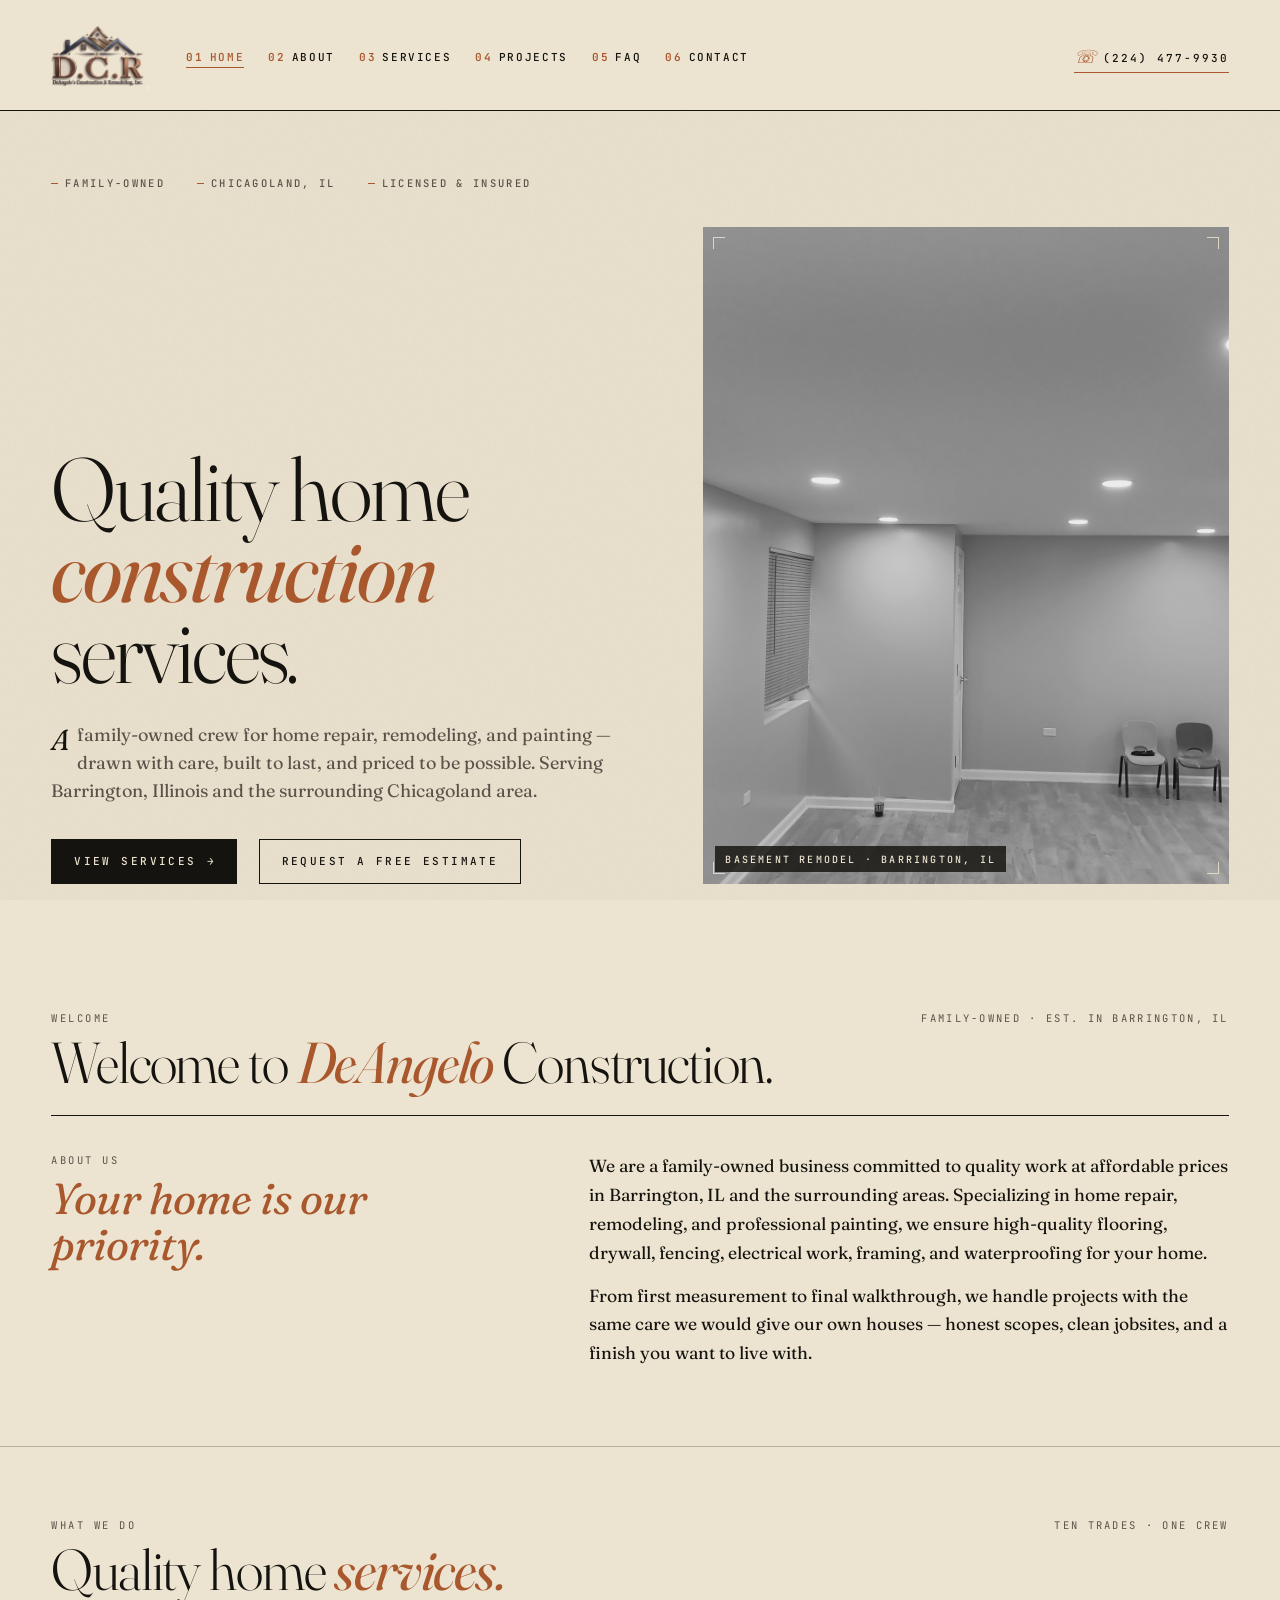
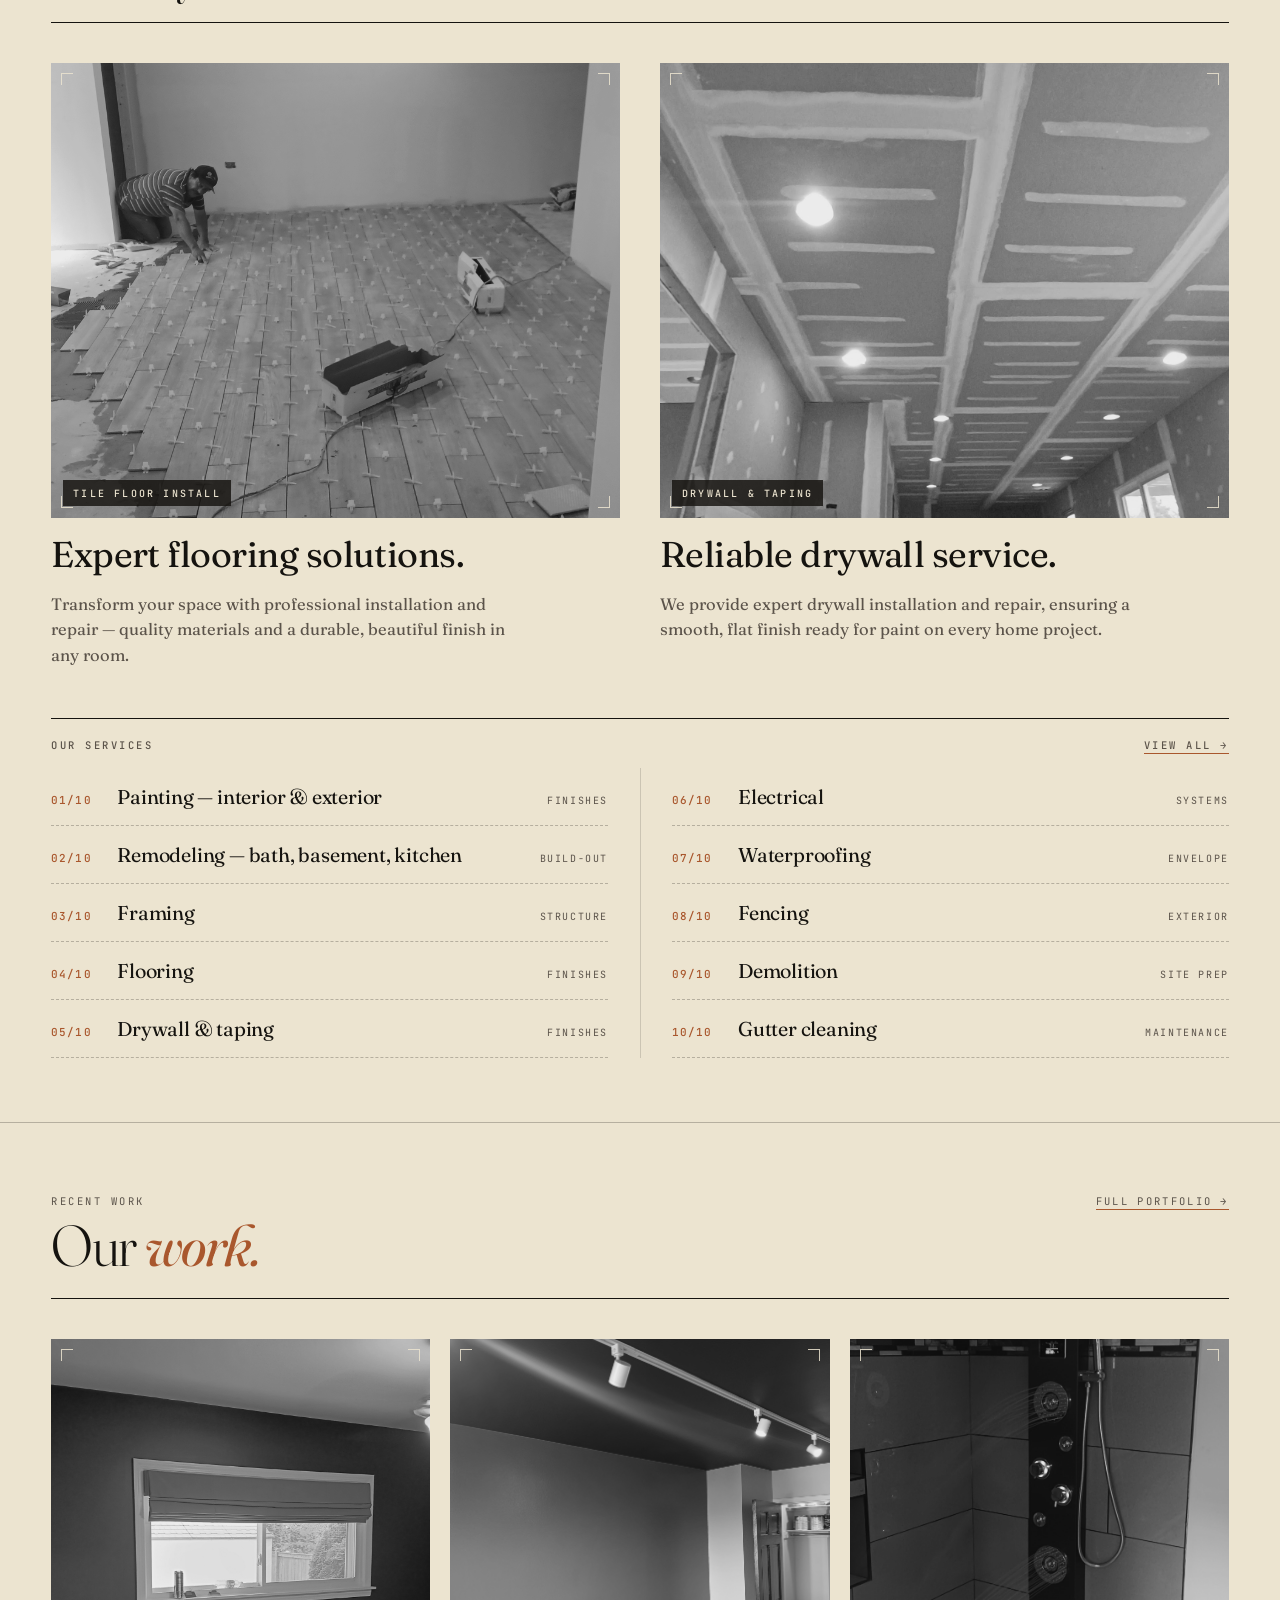
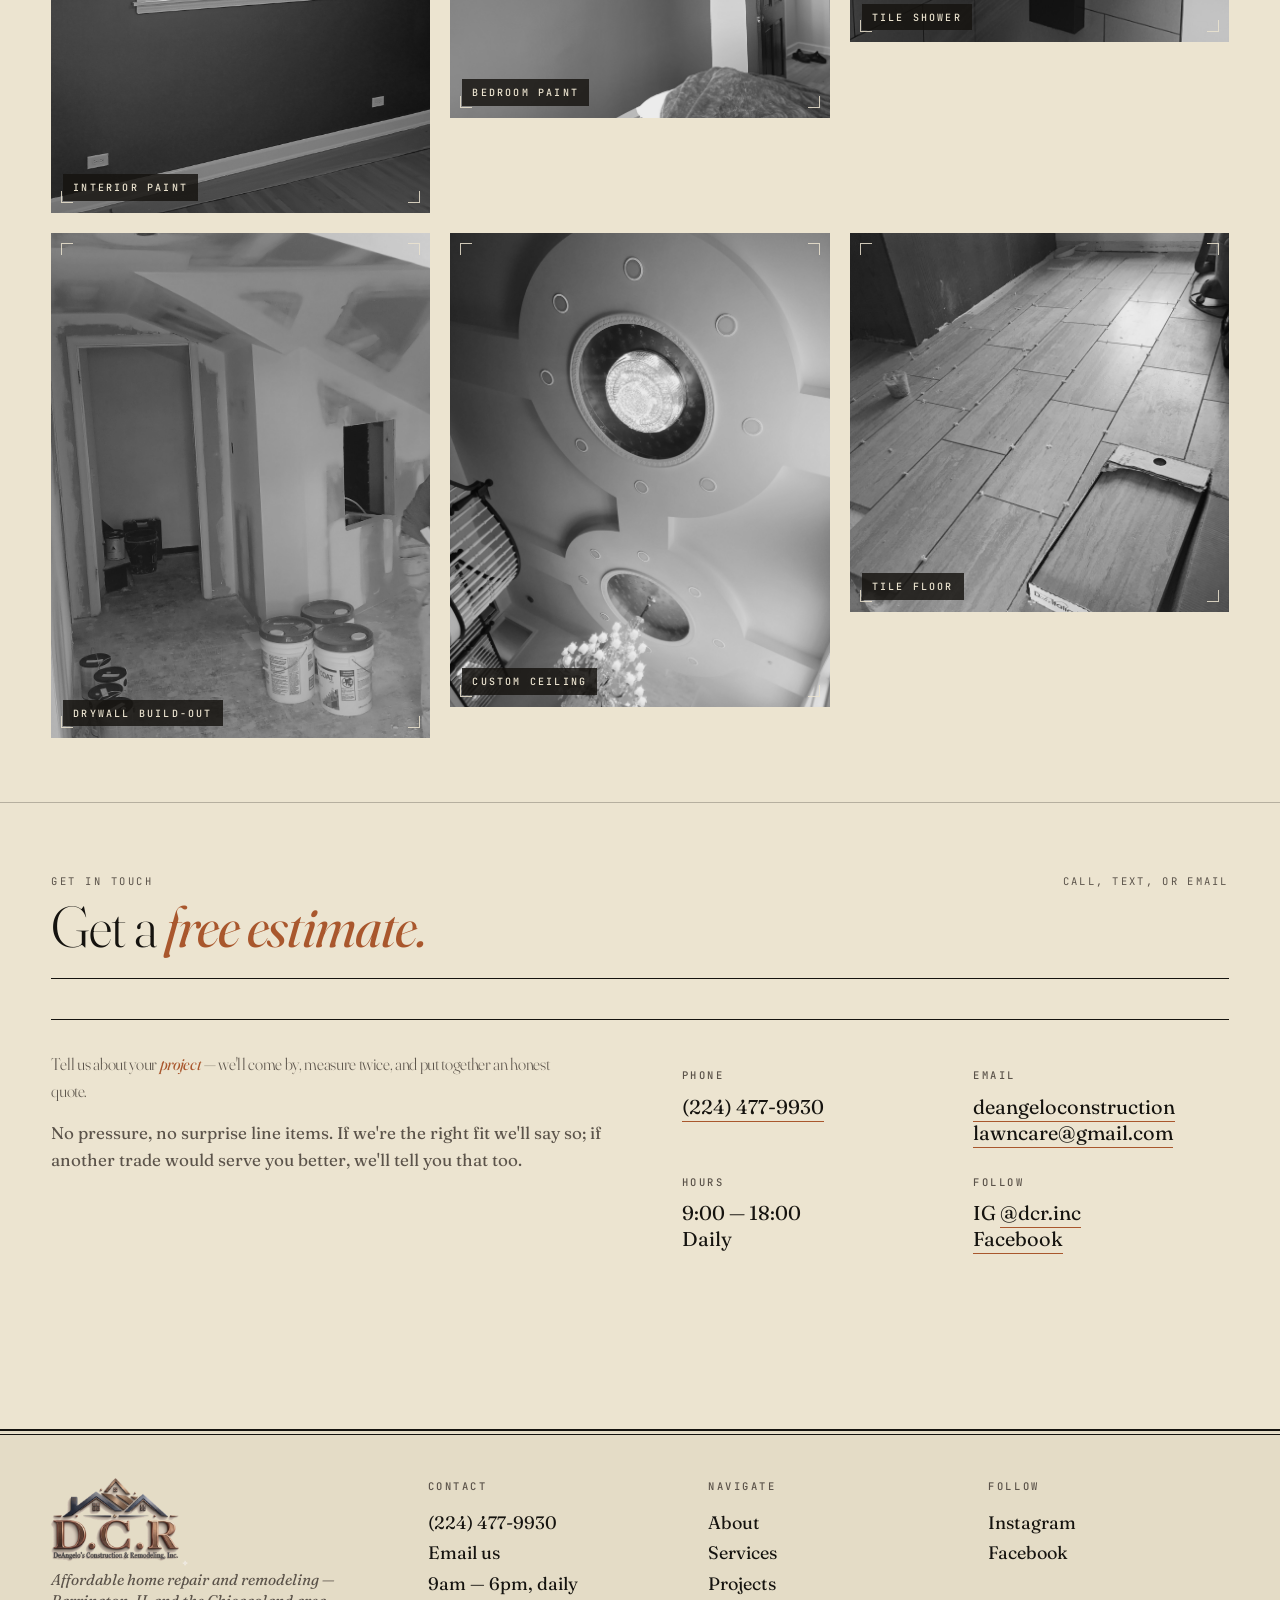
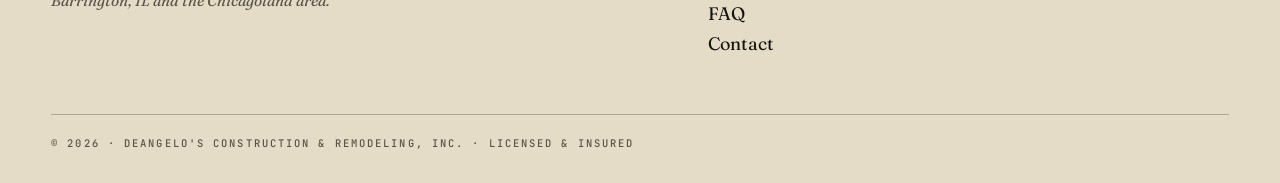
<file: index.html>
<!doctype html>
<html lang="en">
<head>
<meta charset="utf-8">
<meta name="viewport" content="width=device-width,initial-scale=1">
<title>DeAngelo's Construction &amp; Remodeling, Inc. — Quality Home Construction in Barrington, IL</title>
<meta name="description" content="Family-owned home repair and remodeling in Barrington, IL and the Chicagoland area. Painting, framing, flooring, drywall, electrical, and more.">

<link rel="icon" href="assets/images/favicon.ico" sizes="any">
<link rel="icon" type="image/png" sizes="32x32" href="assets/images/favicon-32.png">
<link rel="icon" type="image/png" sizes="192x192" href="assets/images/favicon-192.png">
<link rel="apple-touch-icon" href="assets/images/favicon-192.png">
<link rel="preconnect" href="https://fonts.googleapis.com">
<link rel="preconnect" href="https://fonts.gstatic.com" crossorigin>
<link href="https://fonts.googleapis.com/css2?family=Fraunces:ital,opsz,wght@0,9..144,300;0,9..144,400;0,9..144,500;0,9..144,600;0,9..144,800;1,9..144,300;1,9..144,400;1,9..144,500&family=JetBrains+Mono:wght@400;500;600&display=swap" rel="stylesheet">
<link rel="stylesheet" href="assets/styles.css">
</head>
<body>

<header class="site-nav">
  <div class="wrap">
    <a class="brand" href="index.html" aria-label="DeAngelo's Construction &amp; Remodeling, Inc. — home">
      <img src="assets/images/logo@sm.png" alt="DeAngelo's Construction &amp; Remodeling, Inc." width="400" height="258">
    </a>
    <button class="nav-toggle" type="button" aria-controls="primary-nav" aria-expanded="false" aria-label="Toggle navigation menu">
      <span class="bar"></span>
      <span class="bar"></span>
      <span class="bar"></span>
    </button>
    <nav id="primary-nav" aria-label="Primary">
      <ul class="nav-list">
        <li><a href="index.html" aria-current="page"><span class="num">01</span>Home</a></li>
        <li><a href="about.html"><span class="num">02</span>About</a></li>
        <li><a href="services.html"><span class="num">03</span>Services</a></li>
        <li><a href="projects.html"><span class="num">04</span>Projects</a></li>
        <li><a href="faq.html"><span class="num">05</span>FAQ</a></li>
        <li><a href="contact.html"><span class="num">06</span>Contact</a></li>
      </ul>
    </nav>
    <a class="nav-cta" href="tel:2244779930"><strong>☏</strong>(224) 477-9930</a>
  </div>
</header>

<main>

  <section class="hero">
    <div class="wrap">
      <div class="page-meta">
        
        
        <span>Family-owned</span>
        <span>Chicagoland, IL</span>
        <span>Licensed &amp; insured</span>
      </div>

      <div class="hero-grid">
        <div>
          <h1 class="hero-headline">Quality home <em>construction</em> services.</h1>
          <p class="hero-lede">A family-owned crew for home repair, remodeling, and painting — drawn with care, built to last, and priced to be possible. Serving Barrington, Illinois and the surrounding Chicagoland area.</p>
          <div class="hero-ctas">
            <a class="btn" href="services.html">View services <span class="arrow">→</span></a>
            <a class="btn btn-ghost" href="contact.html">Request a free estimate</a>
          </div>
        </div>
        <figure class="plate">
          <img src="assets/images/projects/1000006502.jpg" alt="Finished basement remodel">
          
          <figcaption>Basement remodel · Barrington, IL</figcaption>
        </figure>
      </div>
    </div>
  </section>

  <section class="block">
    <div class="wrap">
      <div class="block-head">
        <div>
          <div class="eyebrow">Welcome</div>
          <h2>Welcome to <em>DeAngelo</em> Construction.</h2>
        </div>
        <span class="tag">Family-owned · Est. in Barrington, IL</span>
      </div>

      <div class="prose-grid">
        <div>
          <div class="label">About us</div>
          <h3>Your home is our priority.</h3>
        </div>
        <div>
          <p>We are a family-owned business committed to quality work at affordable prices in Barrington, IL and the surrounding areas. Specializing in home repair, remodeling, and professional painting, we ensure high-quality flooring, drywall, fencing, electrical work, framing, and waterproofing for your home.</p>
          <p>From first measurement to final walkthrough, we handle projects with the same care we would give our own houses — honest scopes, clean jobsites, and a finish you want to live with.</p>
        </div>
      </div>
    </div>
  </section>

  <section class="block">
    <div class="wrap">
      <div class="block-head">
        <div>
          <div class="eyebrow">What we do</div>
          <h2>Quality home <em>services.</em></h2>
        </div>
        <span class="tag">Ten trades · one crew</span>
      </div>

      <div class="feature-grid">

        <article class="feature">
          <figure class="plate">
            <img src="assets/images/projects/1000006866.jpg" alt="Tile flooring installation in progress">
            
            <figcaption>Tile floor install</figcaption>
          </figure>
          
          <h3>Expert flooring solutions.</h3>
          <p>Transform your space with professional installation and repair — quality materials and a durable, beautiful finish in any room.</p>
        </article>

        <article class="feature">
          <figure class="plate">
            <img src="assets/images/projects/1000006287.jpg" alt="Drywall installation and taping">
            
            <figcaption>Drywall & taping</figcaption>
          </figure>
          
          <h3>Reliable drywall service.</h3>
          <p>We provide expert drywall installation and repair, ensuring a smooth, flat finish ready for paint on every home project.</p>
        </article>

      </div>

      <div class="schedule">
        <div class="schedule-head">
          <span>Our services</span>
          <span><a href="services.html" style="border-bottom:1px solid var(--copper); padding-bottom:1px;">View all →</a></span>
        </div>
        <ol>
          <li><span class="num">01/10</span><span class="service">Painting — interior &amp; exterior</span><span class="tag">Finishes</span></li>
          <li><span class="num">02/10</span><span class="service">Remodeling — bath, basement, kitchen</span><span class="tag">Build-out</span></li>
          <li><span class="num">03/10</span><span class="service">Framing</span><span class="tag">Structure</span></li>
          <li><span class="num">04/10</span><span class="service">Flooring</span><span class="tag">Finishes</span></li>
          <li><span class="num">05/10</span><span class="service">Drywall &amp; taping</span><span class="tag">Finishes</span></li>
          <li><span class="num">06/10</span><span class="service">Electrical</span><span class="tag">Systems</span></li>
          <li><span class="num">07/10</span><span class="service">Waterproofing</span><span class="tag">Envelope</span></li>
          <li><span class="num">08/10</span><span class="service">Fencing</span><span class="tag">Exterior</span></li>
          <li><span class="num">09/10</span><span class="service">Demolition</span><span class="tag">Site prep</span></li>
          <li><span class="num">10/10</span><span class="service">Gutter cleaning</span><span class="tag">Maintenance</span></li>
        </ol>
      </div>
    </div>
  </section>

  <section class="block">
    <div class="wrap">
      <div class="block-head">
        <div>
          <div class="eyebrow">Recent work</div>
          <h2>Our <em>work.</em></h2>
        </div>
        <span class="tag"><a href="projects.html" style="border-bottom:1px solid var(--copper); padding-bottom:1px;">Full portfolio →</a></span>
      </div>

      <div class="gallery">
        <figure class="plate"><img src="assets/images/projects/1000005928.jpg" alt="Interior painting — dark feature wall"><figcaption>Interior paint</figcaption></figure>
        <figure class="plate"><img src="assets/images/projects/1000008652.jpg" alt="Bedroom painted navy with track lighting"><figcaption>Bedroom paint</figcaption></figure>
        <figure class="plate"><img src="assets/images/projects/1000006771.jpg" alt="Custom tile shower with shower tower"><figcaption>Tile shower</figcaption></figure>
        <figure class="plate"><img src="assets/images/projects/1000006806.jpg" alt="Drywall build-out in progress"><figcaption>Drywall build-out</figcaption></figure>
        <figure class="plate"><img src="assets/images/projects/1000008046.jpg" alt="Custom decorative tray ceiling"><figcaption>Custom ceiling</figcaption></figure>
        <figure class="plate"><img src="assets/images/projects/1000007998.jpg" alt="Rectangular tile floor installation"><figcaption>Tile floor</figcaption></figure>
      </div>
    </div>
  </section>

  <section class="block">
    <div class="wrap">
      <div class="block-head">
        <div>
          <div class="eyebrow">Get in touch</div>
          <h2>Get a <em>free estimate.</em></h2>
        </div>
        <span class="tag">Call, text, or email</span>
      </div>

      <div class="contact-card">
        <div>
          <p class="contact-lede">Tell us about your <em>project</em> — we'll come by, measure twice, and put together an honest quote.</p>
          <p>No pressure, no surprise line items. If we're the right fit we'll say so; if another trade would serve you better, we'll tell you that too.</p>
        </div>
        <dl class="contact-info">
          <div>
            <dt>Phone</dt>
            <dd><a href="tel:2244779930">(224) 477-9930</a></dd>
          </div>
          <div>
            <dt>Email</dt>
            <dd><a href="mailto:deangeloconstructionlawncare@gmail.com">deangeloconstruction<br>lawncare@gmail.com</a></dd>
          </div>
          <div>
            <dt>Hours</dt>
            <dd>9:00 — 18:00<br>Daily</dd>
          </div>
          <div>
            <dt>Follow</dt>
            <dd>IG <a href="https://www.instagram.com/dcr.inc" rel="noopener">@dcr.inc</a><br><a href="https://www.facebook.com/profile.php?id=100078716022917" rel="noopener">Facebook</a></dd>
          </div>
        </dl>
      </div>
    </div>
  </section>

</main>

<footer class="site-footer">
  <div class="wrap">
    <div class="footer-grid">
      <div>
        <p class="footer-mark"><img src="assets/images/logo@sm.png" alt="DeAngelo's Construction &amp; Remodeling, Inc." width="400" height="258"></p>
        <p class="footer-tag">Affordable home repair and remodeling — Barrington, IL and the Chicagoland area.</p>
      </div>
      <div>
        <h4>Contact</h4>
        <ul>
          <li><a href="tel:2244779930">(224) 477-9930</a></li>
          <li><a href="mailto:deangeloconstructionlawncare@gmail.com">Email us</a></li>
          <li>9am — 6pm, daily</li>
        </ul>
      </div>
      <div>
        <h4>Navigate</h4>
        <ul>
          <li><a href="about.html">About</a></li>
          <li><a href="services.html">Services</a></li>
          <li><a href="projects.html">Projects</a></li>
          <li><a href="faq.html">FAQ</a></li>
          <li><a href="contact.html">Contact</a></li>
        </ul>
      </div>
      <div>
        <h4>Follow</h4>
        <ul>
          <li><a href="https://www.instagram.com/dcr.inc" rel="noopener">Instagram</a></li>
          <li><a href="https://www.facebook.com/profile.php?id=100078716022917" rel="noopener">Facebook</a></li>
        </ul>
      </div>
    </div>

    <div class="colophon">
      <span>© <span id="year">2026</span> · DeAngelo's Construction &amp; Remodeling, Inc. · Licensed &amp; insured</span>
      
    </div>
  </div>
</footer>

<script>
document.getElementById('year').textContent = new Date().getFullYear();
document.querySelectorAll('.nav-toggle').forEach(btn => {
  btn.addEventListener('click', () => {
    btn.setAttribute('aria-expanded', btn.getAttribute('aria-expanded') !== 'true');
  });
});
</script>
</body>
</html>
</file>
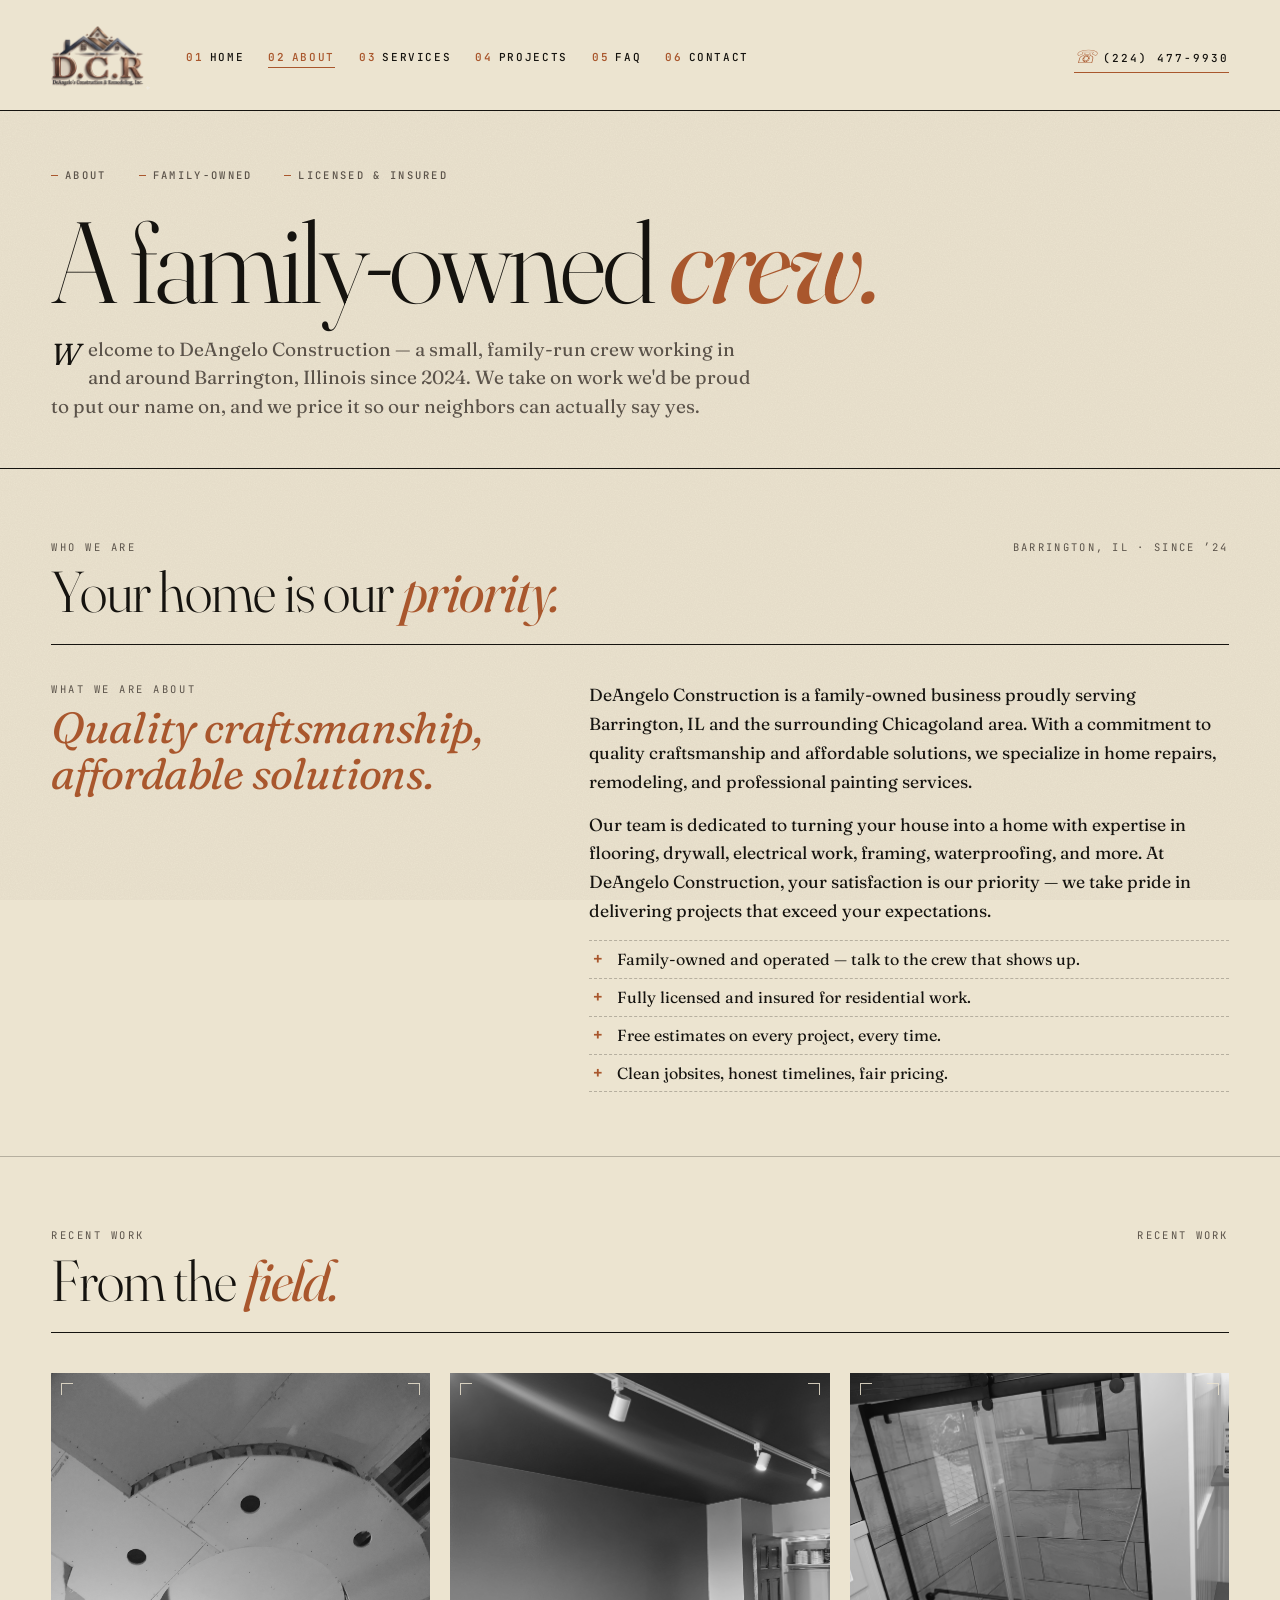
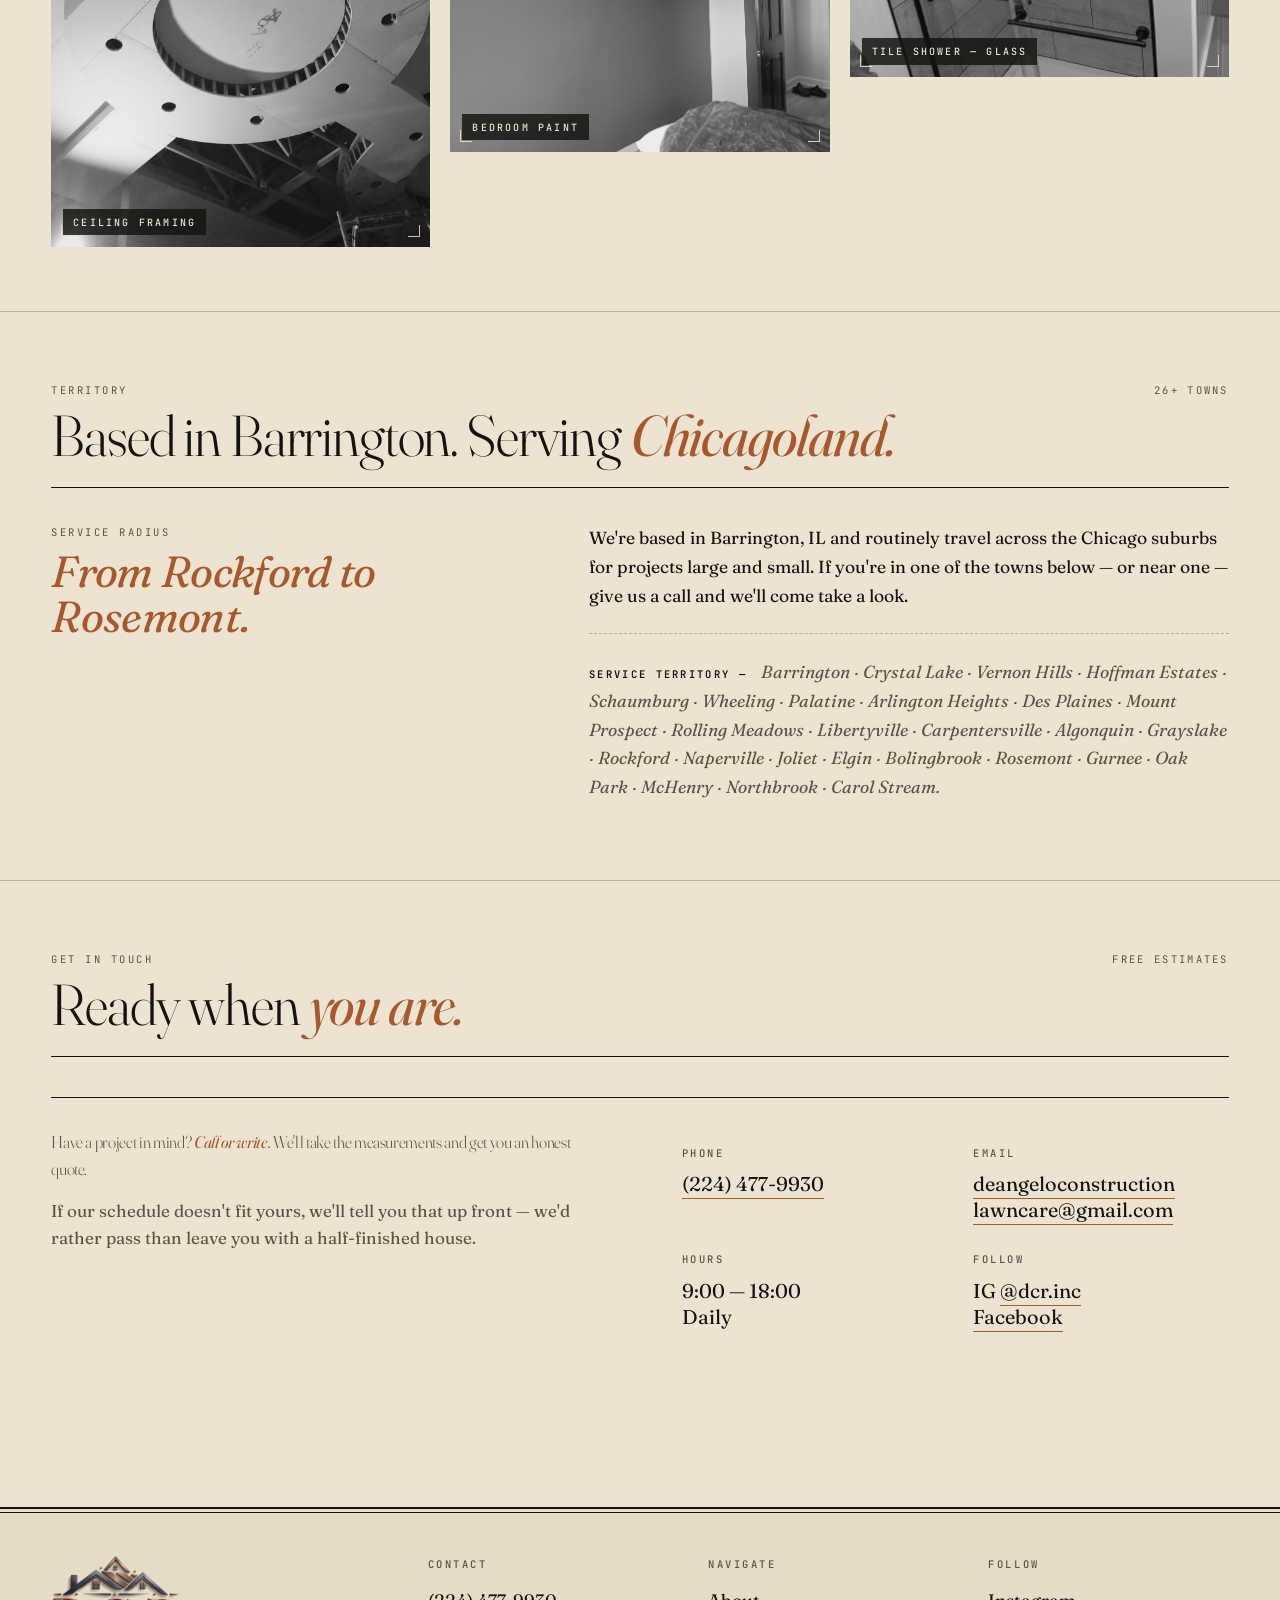
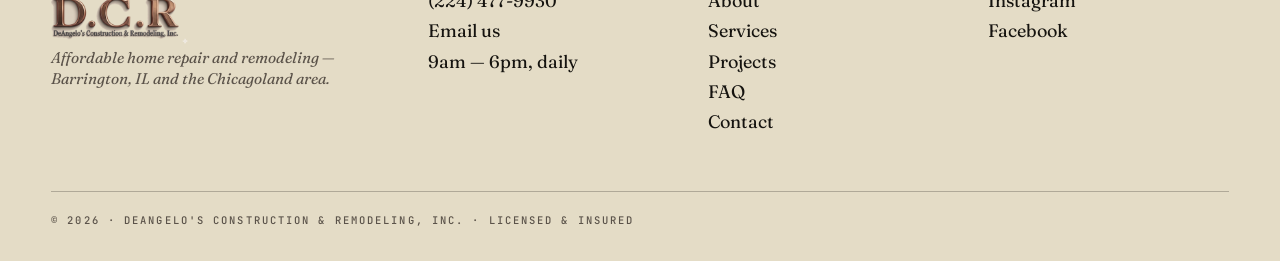
<file: about.html>
<!doctype html>
<html lang="en">
<head>
<meta charset="utf-8">
<meta name="viewport" content="width=device-width,initial-scale=1">
<title>About — DeAngelo's Construction &amp; Remodeling, Inc.</title>
<meta name="description" content="About DeAngelo Construction — a family-owned crew in Barrington, IL serving the Chicagoland area with home repair, remodeling, and professional painting.">

<link rel="icon" href="assets/images/favicon.ico" sizes="any">
<link rel="icon" type="image/png" sizes="32x32" href="assets/images/favicon-32.png">
<link rel="icon" type="image/png" sizes="192x192" href="assets/images/favicon-192.png">
<link rel="apple-touch-icon" href="assets/images/favicon-192.png">
<link rel="preconnect" href="https://fonts.googleapis.com">
<link rel="preconnect" href="https://fonts.gstatic.com" crossorigin>
<link href="https://fonts.googleapis.com/css2?family=Fraunces:ital,opsz,wght@0,9..144,300;0,9..144,400;0,9..144,500;0,9..144,600;0,9..144,800;1,9..144,300;1,9..144,400;1,9..144,500&family=JetBrains+Mono:wght@400;500;600&display=swap" rel="stylesheet">
<link rel="stylesheet" href="assets/styles.css">
</head>
<body>

<header class="site-nav">
  <div class="wrap">
    <a class="brand" href="index.html" aria-label="DeAngelo's Construction &amp; Remodeling, Inc. — home">
      <img src="assets/images/logo@sm.png" alt="DeAngelo's Construction &amp; Remodeling, Inc." width="400" height="258">
    </a>
    <button class="nav-toggle" type="button" aria-controls="primary-nav" aria-expanded="false" aria-label="Toggle navigation menu">
      <span class="bar"></span>
      <span class="bar"></span>
      <span class="bar"></span>
    </button>
    <nav id="primary-nav" aria-label="Primary">
      <ul class="nav-list">
        <li><a href="index.html"><span class="num">01</span>Home</a></li>
        <li><a href="about.html" aria-current="page"><span class="num">02</span>About</a></li>
        <li><a href="services.html"><span class="num">03</span>Services</a></li>
        <li><a href="projects.html"><span class="num">04</span>Projects</a></li>
        <li><a href="faq.html"><span class="num">05</span>FAQ</a></li>
        <li><a href="contact.html"><span class="num">06</span>Contact</a></li>
      </ul>
    </nav>
    <a class="nav-cta" href="tel:2244779930"><strong>☏</strong>(224) 477-9930</a>
  </div>
</header>

<main>

  <section class="page-header">
    <div class="wrap">
      <div class="page-meta">
        <span>About</span>
        
        <span>Family-owned</span>
        <span>Licensed &amp; insured</span>
      </div>
      <h1>A family-owned <em>crew.</em></h1>
      <p class="dek">Welcome to DeAngelo Construction — a small, family-run crew working in and around Barrington, Illinois since 2024. We take on work we'd be proud to put our name on, and we price it so our neighbors can actually say yes.</p>
    </div>
  </section>

  <section class="block">
    <div class="wrap">
      <div class="block-head">
        <div>
          <div class="eyebrow">Who we are</div>
          <h2>Your home is our <em>priority.</em></h2>
        </div>
        <span class="tag">Barrington, IL · Since ’24</span>
      </div>

      <div class="prose-grid">
        <div>
          <div class="label">What we are about</div>
          <h3>Quality craftsmanship, affordable solutions.</h3>
        </div>
        <div>
          <p>DeAngelo Construction is a family-owned business proudly serving Barrington, IL and the surrounding Chicagoland area. With a commitment to quality craftsmanship and affordable solutions, we specialize in home repairs, remodeling, and professional painting services.</p>
          <p>Our team is dedicated to turning your house into a home with expertise in flooring, drywall, electrical work, framing, waterproofing, and more. At DeAngelo Construction, your satisfaction is our priority — we take pride in delivering projects that exceed your expectations.</p>
          <ul>
            <li>Family-owned and operated — talk to the crew that shows up.</li>
            <li>Fully licensed and insured for residential work.</li>
            <li>Free estimates on every project, every time.</li>
            <li>Clean jobsites, honest timelines, fair pricing.</li>
          </ul>
        </div>
      </div>
    </div>
  </section>

  <section class="block">
    <div class="wrap">
      <div class="block-head">
        <div>
          <div class="eyebrow">Recent work</div>
          <h2>From the <em>field.</em></h2>
        </div>
        <span class="tag">Recent work</span>
      </div>

      <div class="gallery">
        <figure class="plate"><img src="assets/images/projects/1000008064.jpg" alt="Custom tray ceiling framing"><figcaption>Ceiling framing</figcaption></figure>
        <figure class="plate"><img src="assets/images/projects/1000008652.jpg" alt="Bedroom painted navy with track lighting"><figcaption>Bedroom paint</figcaption></figure>
        <figure class="plate"><img src="assets/images/projects/1000009990.jpg" alt="Tile shower with glass enclosure"><figcaption>Tile shower — glass</figcaption></figure>
      </div>
    </div>
  </section>

  <section class="block">
    <div class="wrap">
      <div class="block-head">
        <div>
          <div class="eyebrow">Territory</div>
          <h2>Based in Barrington. Serving <em>Chicagoland.</em></h2>
        </div>
        <span class="tag">26+ towns</span>
      </div>

      <div class="prose-grid">
        <div>
          <div class="label">Service radius</div>
          <h3>From Rockford to Rosemont.</h3>
        </div>
        <div>
          <p>We're based in Barrington, IL and routinely travel across the Chicago suburbs for projects large and small. If you're in one of the towns below — or near one — give us a call and we'll come take a look.</p>
          <p class="territory" style="margin-top:22px;"><strong>Service territory —</strong> Barrington · Crystal Lake · Vernon Hills · Hoffman Estates · Schaumburg · Wheeling · Palatine · Arlington Heights · Des Plaines · Mount Prospect · Rolling Meadows · Libertyville · Carpentersville · Algonquin · Grayslake · Rockford · Naperville · Joliet · Elgin · Bolingbrook · Rosemont · Gurnee · Oak Park · McHenry · Northbrook · Carol Stream.</p>
        </div>
      </div>
    </div>
  </section>

  <section class="block">
    <div class="wrap">
      <div class="block-head">
        <div>
          <div class="eyebrow">Get in touch</div>
          <h2>Ready when <em>you are.</em></h2>
        </div>
        <span class="tag">Free estimates</span>
      </div>

      <div class="contact-card">
        <div>
          <p class="contact-lede">Have a project in mind? <em>Call or write.</em> We'll take the measurements and get you an honest quote.</p>
          <p>If our schedule doesn't fit yours, we'll tell you that up front — we'd rather pass than leave you with a half-finished house.</p>
        </div>
        <dl class="contact-info">
          <div>
            <dt>Phone</dt>
            <dd><a href="tel:2244779930">(224) 477-9930</a></dd>
          </div>
          <div>
            <dt>Email</dt>
            <dd><a href="mailto:deangeloconstructionlawncare@gmail.com">deangeloconstruction<br>lawncare@gmail.com</a></dd>
          </div>
          <div>
            <dt>Hours</dt>
            <dd>9:00 — 18:00<br>Daily</dd>
          </div>
          <div>
            <dt>Follow</dt>
            <dd>IG <a href="https://www.instagram.com/dcr.inc" rel="noopener">@dcr.inc</a><br><a href="https://www.facebook.com/profile.php?id=100078716022917" rel="noopener">Facebook</a></dd>
          </div>
        </dl>
      </div>
    </div>
  </section>

</main>

<footer class="site-footer">
  <div class="wrap">
    <div class="footer-grid">
      <div>
        <p class="footer-mark"><img src="assets/images/logo@sm.png" alt="DeAngelo's Construction &amp; Remodeling, Inc." width="400" height="258"></p>
        <p class="footer-tag">Affordable home repair and remodeling — Barrington, IL and the Chicagoland area.</p>
      </div>
      <div>
        <h4>Contact</h4>
        <ul>
          <li><a href="tel:2244779930">(224) 477-9930</a></li>
          <li><a href="mailto:deangeloconstructionlawncare@gmail.com">Email us</a></li>
          <li>9am — 6pm, daily</li>
        </ul>
      </div>
      <div>
        <h4>Navigate</h4>
        <ul>
          <li><a href="about.html">About</a></li>
          <li><a href="services.html">Services</a></li>
          <li><a href="projects.html">Projects</a></li>
          <li><a href="faq.html">FAQ</a></li>
          <li><a href="contact.html">Contact</a></li>
        </ul>
      </div>
      <div>
        <h4>Follow</h4>
        <ul>
          <li><a href="https://www.instagram.com/dcr.inc" rel="noopener">Instagram</a></li>
          <li><a href="https://www.facebook.com/profile.php?id=100078716022917" rel="noopener">Facebook</a></li>
        </ul>
      </div>
    </div>

    <div class="colophon">
      <span>© <span id="year">2026</span> · DeAngelo's Construction &amp; Remodeling, Inc. · Licensed &amp; insured</span>
      
    </div>
  </div>
</footer>

<script>
document.getElementById('year').textContent = new Date().getFullYear();
document.querySelectorAll('.nav-toggle').forEach(btn => {
  btn.addEventListener('click', () => {
    btn.setAttribute('aria-expanded', btn.getAttribute('aria-expanded') !== 'true');
  });
});
</script>
</body>
</html>
</file>
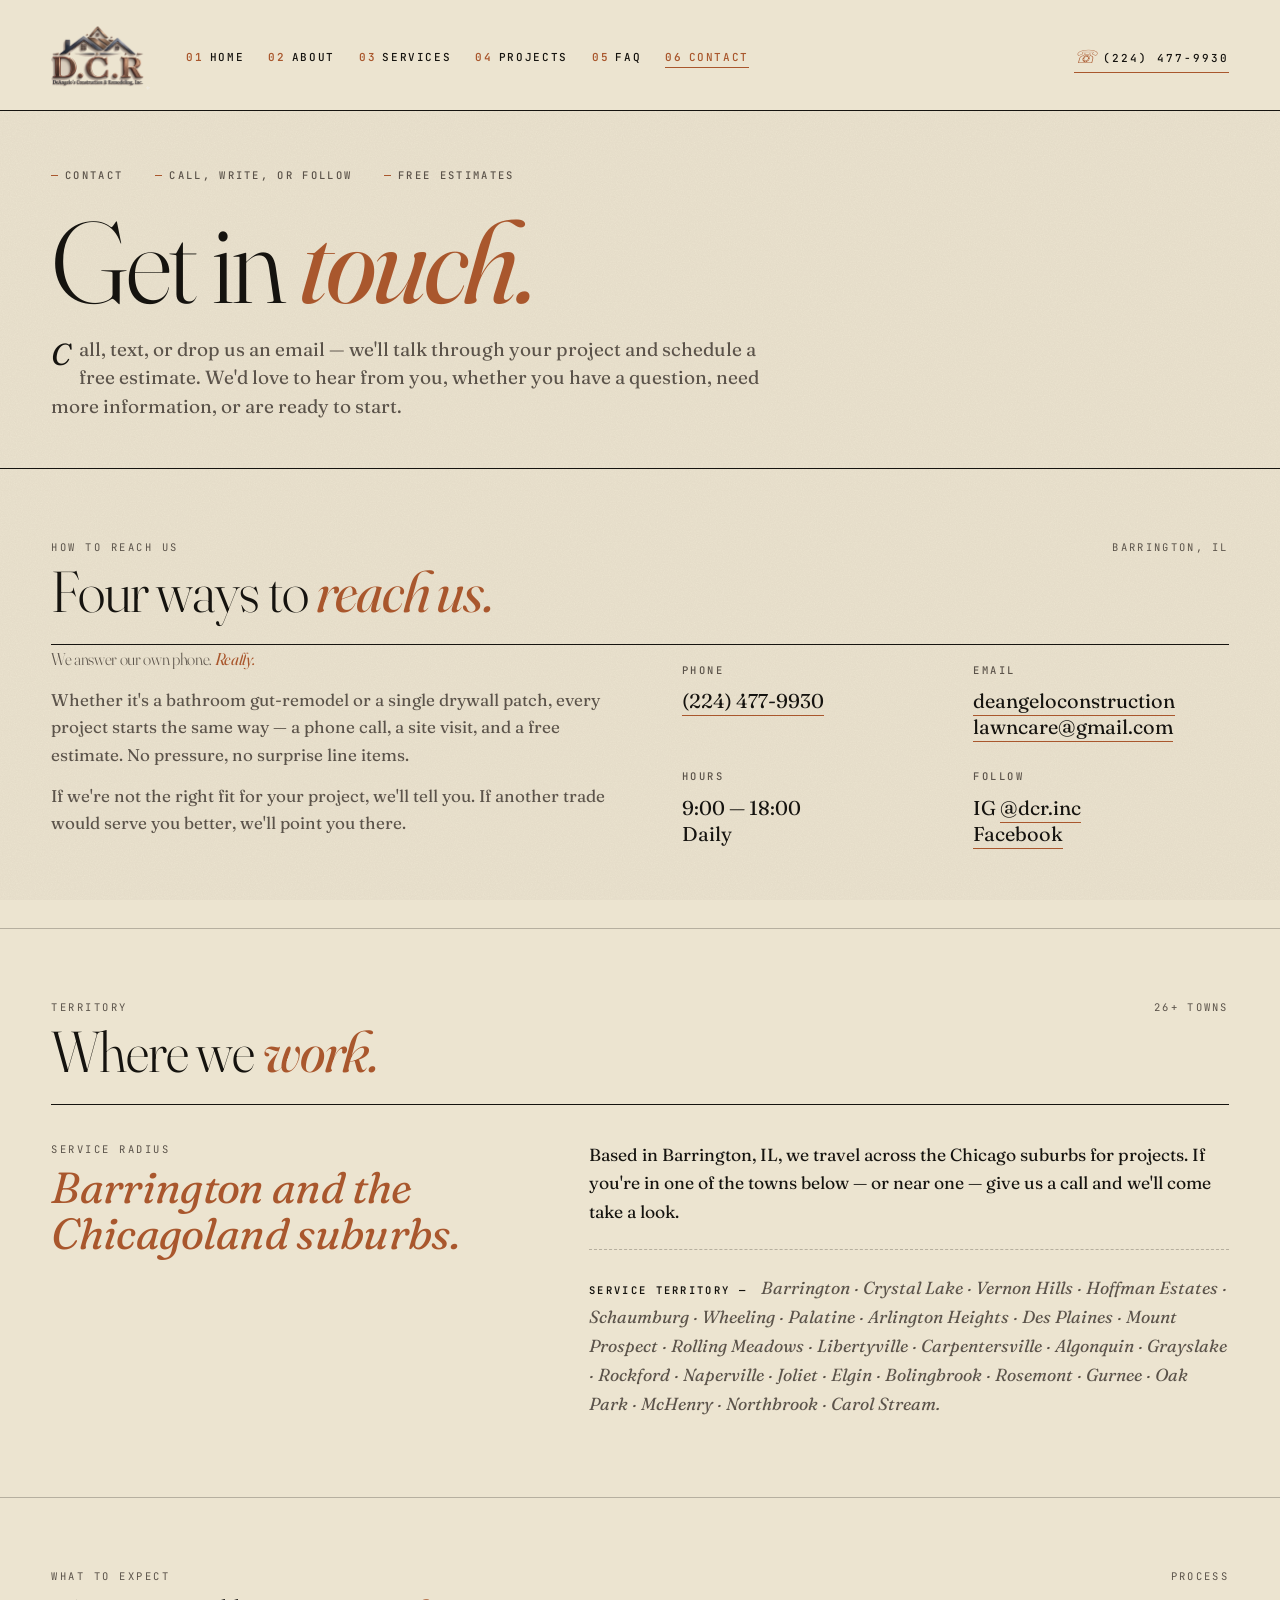
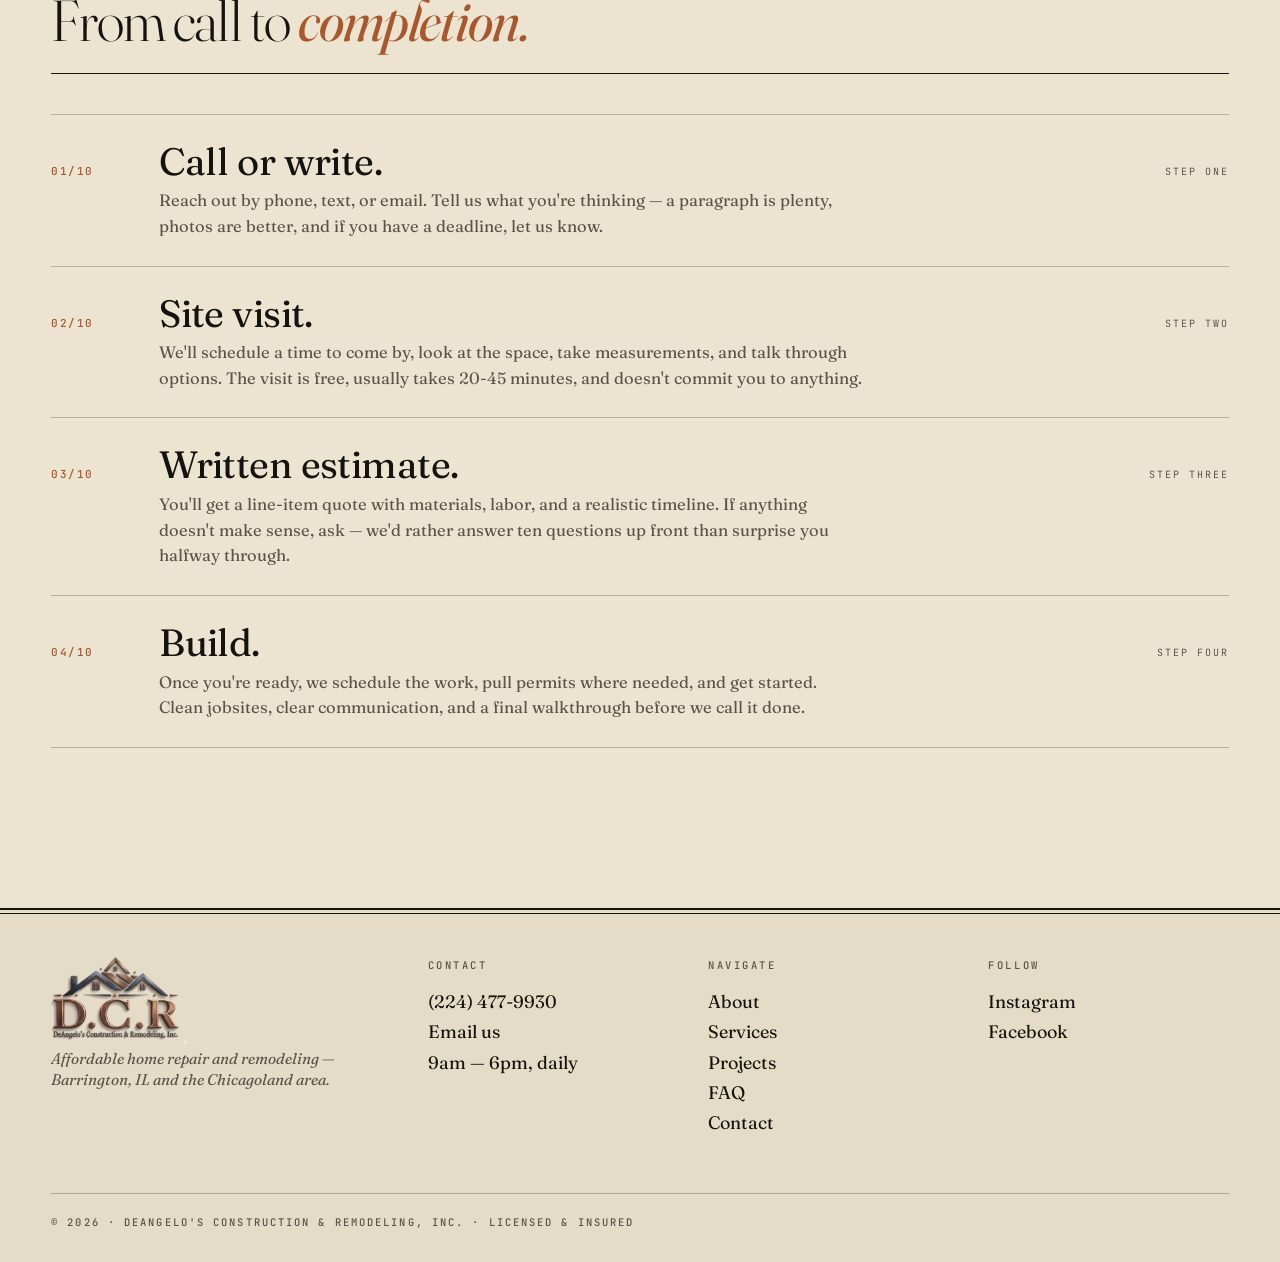
<file: contact.html>
<!doctype html>
<html lang="en">
<head>
<meta charset="utf-8">
<meta name="viewport" content="width=device-width,initial-scale=1">
<title>Contact — DeAngelo's Construction &amp; Remodeling, Inc.</title>
<meta name="description" content="Contact DeAngelo Construction — phone (224) 477-9930, email, hours, and service territory across Barrington, IL and the Chicagoland area.">

<link rel="icon" href="assets/images/favicon.ico" sizes="any">
<link rel="icon" type="image/png" sizes="32x32" href="assets/images/favicon-32.png">
<link rel="icon" type="image/png" sizes="192x192" href="assets/images/favicon-192.png">
<link rel="apple-touch-icon" href="assets/images/favicon-192.png">
<link rel="preconnect" href="https://fonts.googleapis.com">
<link rel="preconnect" href="https://fonts.gstatic.com" crossorigin>
<link href="https://fonts.googleapis.com/css2?family=Fraunces:ital,opsz,wght@0,9..144,300;0,9..144,400;0,9..144,500;0,9..144,600;0,9..144,800;1,9..144,300;1,9..144,400;1,9..144,500&family=JetBrains+Mono:wght@400;500;600&display=swap" rel="stylesheet">
<link rel="stylesheet" href="assets/styles.css">
</head>
<body>

<header class="site-nav">
  <div class="wrap">
    <a class="brand" href="index.html" aria-label="DeAngelo's Construction &amp; Remodeling, Inc. — home">
      <img src="assets/images/logo@sm.png" alt="DeAngelo's Construction &amp; Remodeling, Inc." width="400" height="258">
    </a>
    <button class="nav-toggle" type="button" aria-controls="primary-nav" aria-expanded="false" aria-label="Toggle navigation menu">
      <span class="bar"></span>
      <span class="bar"></span>
      <span class="bar"></span>
    </button>
    <nav id="primary-nav" aria-label="Primary">
      <ul class="nav-list">
        <li><a href="index.html"><span class="num">01</span>Home</a></li>
        <li><a href="about.html"><span class="num">02</span>About</a></li>
        <li><a href="services.html"><span class="num">03</span>Services</a></li>
        <li><a href="projects.html"><span class="num">04</span>Projects</a></li>
        <li><a href="faq.html"><span class="num">05</span>FAQ</a></li>
        <li><a href="contact.html" aria-current="page"><span class="num">06</span>Contact</a></li>
      </ul>
    </nav>
    <a class="nav-cta" href="tel:2244779930"><strong>☏</strong>(224) 477-9930</a>
  </div>
</header>

<main>

  <section class="page-header">
    <div class="wrap">
      <div class="page-meta">
        <span>Contact</span>
        
        <span>Call, write, or follow</span>
        <span>Free estimates</span>
      </div>
      <h1>Get in <em>touch.</em></h1>
      <p class="dek">Call, text, or drop us an email — we'll talk through your project and schedule a free estimate. We'd love to hear from you, whether you have a question, need more information, or are ready to start.</p>
    </div>
  </section>

  <section class="block">
    <div class="wrap">
      <div class="block-head">
        <div>
          <div class="eyebrow">How to reach us</div>
          <h2>Four ways to <em>reach us.</em></h2>
        </div>
        <span class="tag">Barrington, IL</span>
      </div>

      <div class="contact-card" style="margin-top:0;border-top:0;padding-top:0;">
        <div>
          <p class="contact-lede">We answer our own phone. <em>Really.</em></p>
          <p>Whether it's a bathroom gut-remodel or a single drywall patch, every project starts the same way — a phone call, a site visit, and a free estimate. No pressure, no surprise line items.</p>
          <p>If we're not the right fit for your project, we'll tell you. If another trade would serve you better, we'll point you there.</p>
        </div>
        <dl class="contact-info">
          <div>
            <dt>Phone</dt>
            <dd><a href="tel:2244779930">(224) 477-9930</a></dd>
          </div>
          <div>
            <dt>Email</dt>
            <dd><a href="mailto:deangeloconstructionlawncare@gmail.com">deangeloconstruction<br>lawncare@gmail.com</a></dd>
          </div>
          <div>
            <dt>Hours</dt>
            <dd>9:00 — 18:00<br>Daily</dd>
          </div>
          <div>
            <dt>Follow</dt>
            <dd>IG <a href="https://www.instagram.com/dcr.inc" rel="noopener">@dcr.inc</a><br><a href="https://www.facebook.com/profile.php?id=100078716022917" rel="noopener">Facebook</a></dd>
          </div>
        </dl>
      </div>
    </div>
  </section>

  <section class="block">
    <div class="wrap">
      <div class="block-head">
        <div>
          <div class="eyebrow">Territory</div>
          <h2>Where we <em>work.</em></h2>
        </div>
        <span class="tag">26+ towns</span>
      </div>

      <div class="prose-grid" id="territory">
        <div>
          <div class="label">Service radius</div>
          <h3>Barrington and the Chicagoland suburbs.</h3>
        </div>
        <div>
          <p>Based in Barrington, IL, we travel across the Chicago suburbs for projects. If you're in one of the towns below — or near one — give us a call and we'll come take a look.</p>
          <p class="territory" style="margin-top:22px;"><strong>Service territory —</strong> Barrington · Crystal Lake · Vernon Hills · Hoffman Estates · Schaumburg · Wheeling · Palatine · Arlington Heights · Des Plaines · Mount Prospect · Rolling Meadows · Libertyville · Carpentersville · Algonquin · Grayslake · Rockford · Naperville · Joliet · Elgin · Bolingbrook · Rosemont · Gurnee · Oak Park · McHenry · Northbrook · Carol Stream.</p>
        </div>
      </div>
    </div>
  </section>

  <section class="block">
    <div class="wrap">
      <div class="block-head">
        <div>
          <div class="eyebrow">What to expect</div>
          <h2>From call to <em>completion.</em></h2>
        </div>
        <span class="tag">Process</span>
      </div>

      <ol class="service-list" style="counter-reset: sv;">
        <li>
          <span class="num"></span>
          <div class="body">
            <h3>Call or write.</h3>
            <p>Reach out by phone, text, or email. Tell us what you're thinking — a paragraph is plenty, photos are better, and if you have a deadline, let us know.</p>
          </div>
          <span class="tag">Step one</span>
        </li>
        <li>
          <span class="num"></span>
          <div class="body">
            <h3>Site visit.</h3>
            <p>We'll schedule a time to come by, look at the space, take measurements, and talk through options. The visit is free, usually takes 20-45 minutes, and doesn't commit you to anything.</p>
          </div>
          <span class="tag">Step two</span>
        </li>
        <li>
          <span class="num"></span>
          <div class="body">
            <h3>Written estimate.</h3>
            <p>You'll get a line-item quote with materials, labor, and a realistic timeline. If anything doesn't make sense, ask — we'd rather answer ten questions up front than surprise you halfway through.</p>
          </div>
          <span class="tag">Step three</span>
        </li>
        <li>
          <span class="num"></span>
          <div class="body">
            <h3>Build.</h3>
            <p>Once you're ready, we schedule the work, pull permits where needed, and get started. Clean jobsites, clear communication, and a final walkthrough before we call it done.</p>
          </div>
          <span class="tag">Step four</span>
        </li>
      </ol>
    </div>
  </section>

</main>

<footer class="site-footer">
  <div class="wrap">
    <div class="footer-grid">
      <div>
        <p class="footer-mark"><img src="assets/images/logo@sm.png" alt="DeAngelo's Construction &amp; Remodeling, Inc." width="400" height="258"></p>
        <p class="footer-tag">Affordable home repair and remodeling — Barrington, IL and the Chicagoland area.</p>
      </div>
      <div>
        <h4>Contact</h4>
        <ul>
          <li><a href="tel:2244779930">(224) 477-9930</a></li>
          <li><a href="mailto:deangeloconstructionlawncare@gmail.com">Email us</a></li>
          <li>9am — 6pm, daily</li>
        </ul>
      </div>
      <div>
        <h4>Navigate</h4>
        <ul>
          <li><a href="about.html">About</a></li>
          <li><a href="services.html">Services</a></li>
          <li><a href="projects.html">Projects</a></li>
          <li><a href="faq.html">FAQ</a></li>
          <li><a href="contact.html">Contact</a></li>
        </ul>
      </div>
      <div>
        <h4>Follow</h4>
        <ul>
          <li><a href="https://www.instagram.com/dcr.inc" rel="noopener">Instagram</a></li>
          <li><a href="https://www.facebook.com/profile.php?id=100078716022917" rel="noopener">Facebook</a></li>
        </ul>
      </div>
    </div>

    <div class="colophon">
      <span>© <span id="year">2026</span> · DeAngelo's Construction &amp; Remodeling, Inc. · Licensed &amp; insured</span>
      
    </div>
  </div>
</footer>

<script>
document.getElementById('year').textContent = new Date().getFullYear();
document.querySelectorAll('.nav-toggle').forEach(btn => {
  btn.addEventListener('click', () => {
    btn.setAttribute('aria-expanded', btn.getAttribute('aria-expanded') !== 'true');
  });
});
</script>
</body>
</html>
</file>
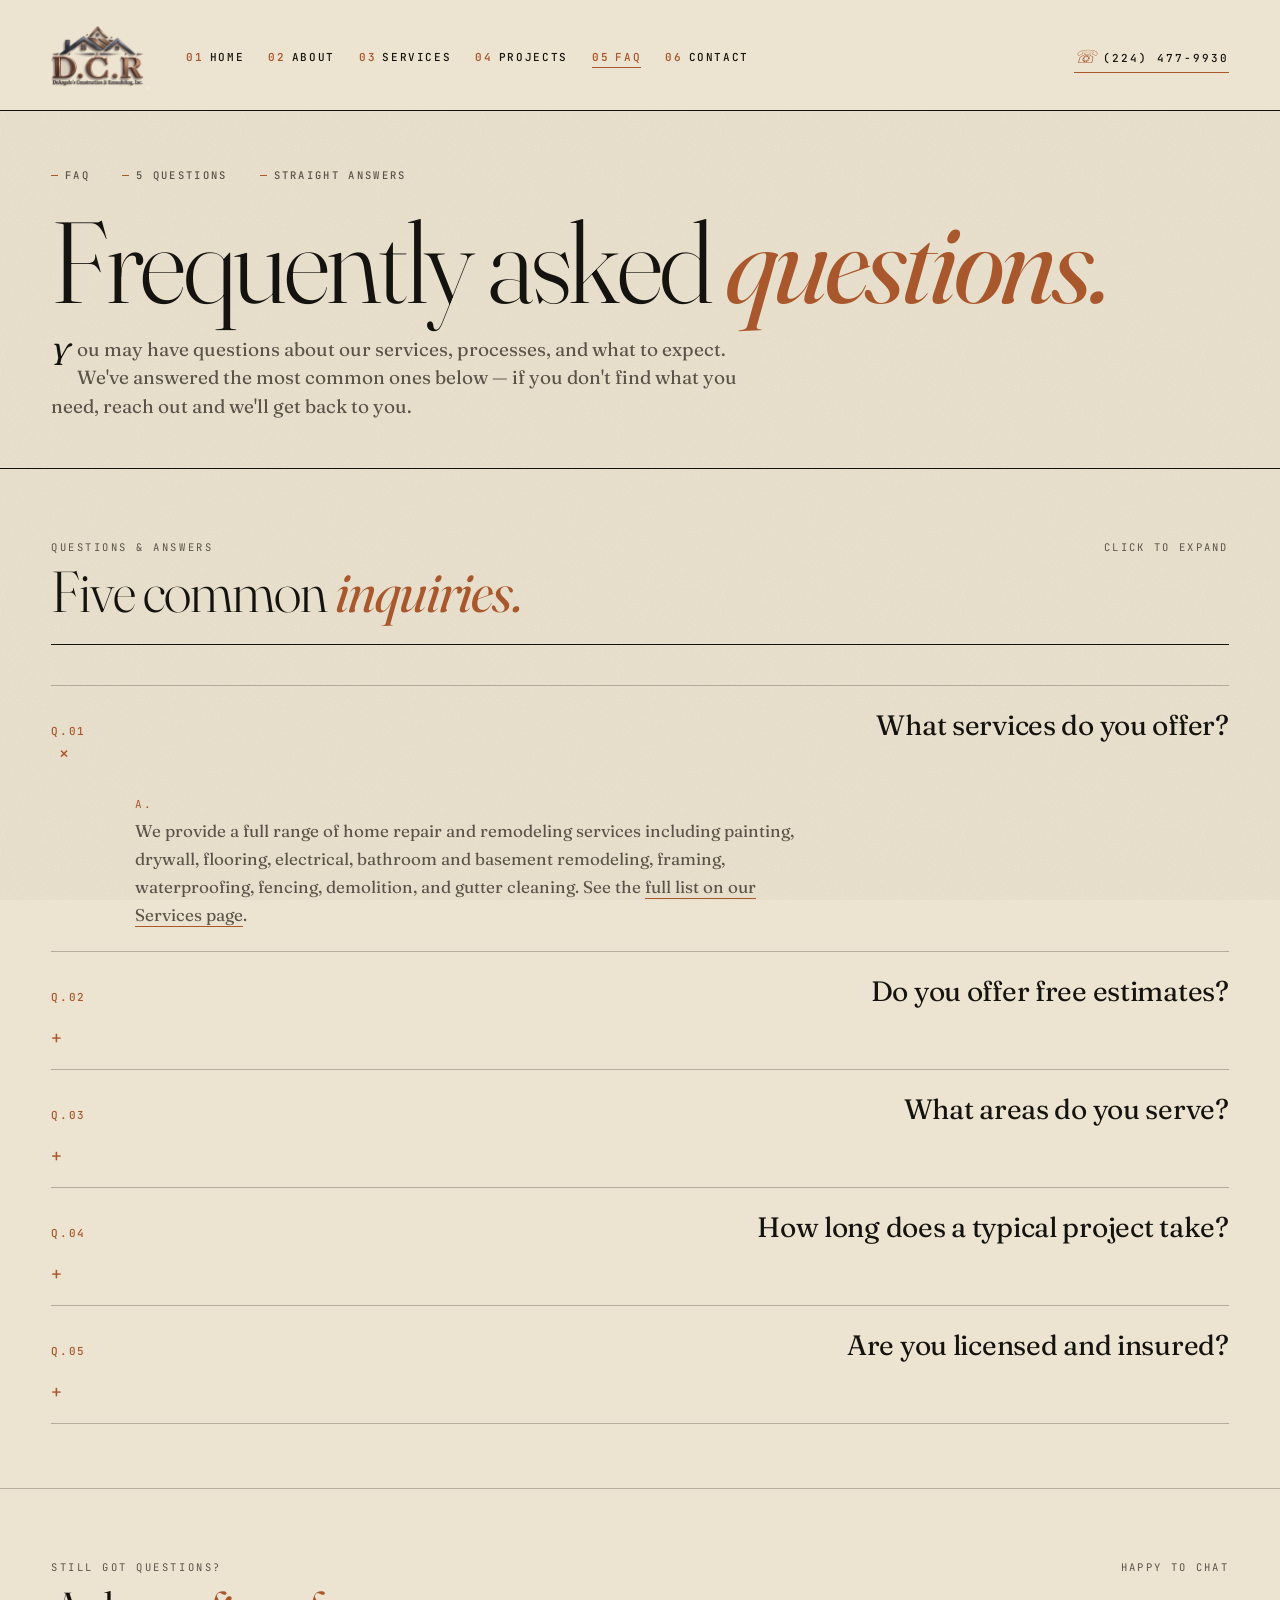
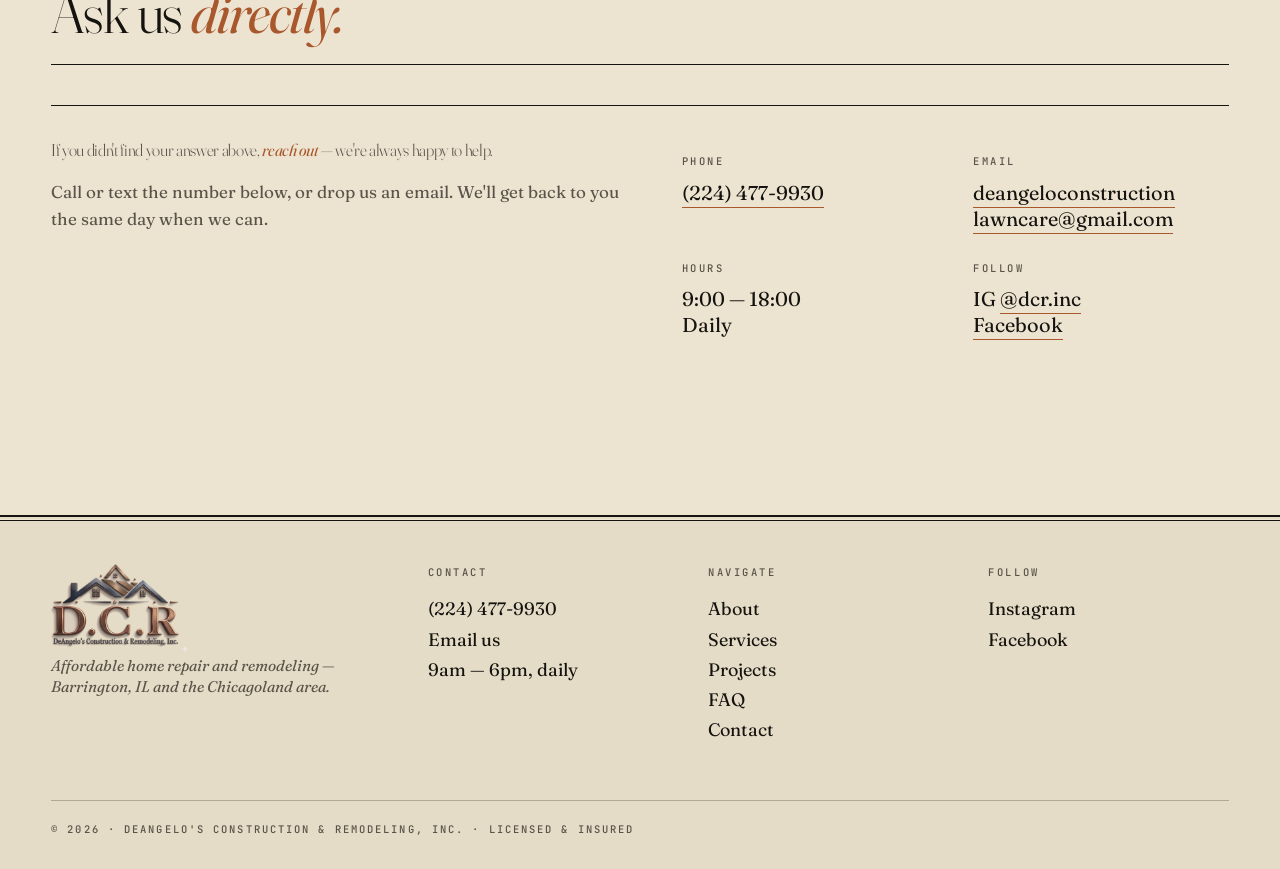
<file: faq.html>
<!doctype html>
<html lang="en">
<head>
<meta charset="utf-8">
<meta name="viewport" content="width=device-width,initial-scale=1">
<title>FAQ — DeAngelo's Construction &amp; Remodeling, Inc.</title>
<meta name="description" content="Frequently asked questions about DeAngelo Construction — services, free estimates, service areas, project timelines, licensing, and insurance.">

<link rel="icon" href="assets/images/favicon.ico" sizes="any">
<link rel="icon" type="image/png" sizes="32x32" href="assets/images/favicon-32.png">
<link rel="icon" type="image/png" sizes="192x192" href="assets/images/favicon-192.png">
<link rel="apple-touch-icon" href="assets/images/favicon-192.png">
<link rel="preconnect" href="https://fonts.googleapis.com">
<link rel="preconnect" href="https://fonts.gstatic.com" crossorigin>
<link href="https://fonts.googleapis.com/css2?family=Fraunces:ital,opsz,wght@0,9..144,300;0,9..144,400;0,9..144,500;0,9..144,600;0,9..144,800;1,9..144,300;1,9..144,400;1,9..144,500&family=JetBrains+Mono:wght@400;500;600&display=swap" rel="stylesheet">
<link rel="stylesheet" href="assets/styles.css">
</head>
<body>

<header class="site-nav">
  <div class="wrap">
    <a class="brand" href="index.html" aria-label="DeAngelo's Construction &amp; Remodeling, Inc. — home">
      <img src="assets/images/logo@sm.png" alt="DeAngelo's Construction &amp; Remodeling, Inc." width="400" height="258">
    </a>
    <button class="nav-toggle" type="button" aria-controls="primary-nav" aria-expanded="false" aria-label="Toggle navigation menu">
      <span class="bar"></span>
      <span class="bar"></span>
      <span class="bar"></span>
    </button>
    <nav id="primary-nav" aria-label="Primary">
      <ul class="nav-list">
        <li><a href="index.html"><span class="num">01</span>Home</a></li>
        <li><a href="about.html"><span class="num">02</span>About</a></li>
        <li><a href="services.html"><span class="num">03</span>Services</a></li>
        <li><a href="projects.html"><span class="num">04</span>Projects</a></li>
        <li><a href="faq.html" aria-current="page"><span class="num">05</span>FAQ</a></li>
        <li><a href="contact.html"><span class="num">06</span>Contact</a></li>
      </ul>
    </nav>
    <a class="nav-cta" href="tel:2244779930"><strong>☏</strong>(224) 477-9930</a>
  </div>
</header>

<main>

  <section class="page-header">
    <div class="wrap">
      <div class="page-meta">
        <span>FAQ</span>
        
        <span>5 questions</span>
        <span>Straight answers</span>
      </div>
      <h1>Frequently asked <em>questions.</em></h1>
      <p class="dek">You may have questions about our services, processes, and what to expect. We've answered the most common ones below — if you don't find what you need, reach out and we'll get back to you.</p>
    </div>
  </section>

  <section class="block">
    <div class="wrap">
      <div class="block-head">
        <div>
          <div class="eyebrow">Questions &amp; answers</div>
          <h2>Five common <em>inquiries.</em></h2>
        </div>
        <span class="tag">Click to expand</span>
      </div>

      <div class="faqs">

        <details open>
          <summary>
            <span></span>
            <span>What services do you offer?</span>
            <span class="plus">+</span>
          </summary>
          <div class="answer">
            We provide a full range of home repair and remodeling services including painting, drywall, flooring, electrical, bathroom and basement remodeling, framing, waterproofing, fencing, demolition, and gutter cleaning. See the <a href="services.html" style="border-bottom:1px solid var(--copper); padding-bottom:1px;">full list on our Services page</a>.
          </div>
        </details>

        <details>
          <summary>
            <span></span>
            <span>Do you offer free estimates?</span>
            <span class="plus">+</span>
          </summary>
          <div class="answer">
            Yes — we offer free estimates for all our services. Simply contact us and we'll schedule a convenient time to come by, measure the project, and put together an honest quote.
          </div>
        </details>

        <details>
          <summary>
            <span></span>
            <span>What areas do you serve?</span>
            <span class="plus">+</span>
          </summary>
          <div class="answer">
            We proudly serve Barrington, IL and the greater Chicagoland area — from Rockford to Rosemont, Gurnee to Naperville, and most of the towns in between. Full list on the <a href="about.html#territory" style="border-bottom:1px solid var(--copper); padding-bottom:1px;">About page</a>.
          </div>
        </details>

        <details>
          <summary>
            <span></span>
            <span>How long does a typical project take?</span>
            <span class="plus">+</span>
          </summary>
          <div class="answer">
            The duration depends on the scope, but we strive to complete every project efficiently without compromising quality. We'll give you a detailed timeline during your consultation — and if it slips, you'll hear from us first, not last.
          </div>
        </details>

        <details>
          <summary>
            <span></span>
            <span>Are you licensed and insured?</span>
            <span class="plus">+</span>
          </summary>
          <div class="answer">
            Yes — DeAngelo Construction is fully licensed and insured, ensuring that your home is in safe and capable hands. Proof of insurance is available on request before any work begins.
          </div>
        </details>

      </div>
    </div>
  </section>

  <section class="block">
    <div class="wrap">
      <div class="block-head">
        <div>
          <div class="eyebrow">Still got questions?</div>
          <h2>Ask us <em>directly.</em></h2>
        </div>
        <span class="tag">Happy to chat</span>
      </div>

      <div class="contact-card">
        <div>
          <p class="contact-lede">If you didn't find your answer above, <em>reach out</em> — we're always happy to help.</p>
          <p>Call or text the number below, or drop us an email. We'll get back to you the same day when we can.</p>
        </div>
        <dl class="contact-info">
          <div>
            <dt>Phone</dt>
            <dd><a href="tel:2244779930">(224) 477-9930</a></dd>
          </div>
          <div>
            <dt>Email</dt>
            <dd><a href="mailto:deangeloconstructionlawncare@gmail.com">deangeloconstruction<br>lawncare@gmail.com</a></dd>
          </div>
          <div>
            <dt>Hours</dt>
            <dd>9:00 — 18:00<br>Daily</dd>
          </div>
          <div>
            <dt>Follow</dt>
            <dd>IG <a href="https://www.instagram.com/dcr.inc" rel="noopener">@dcr.inc</a><br><a href="https://www.facebook.com/profile.php?id=100078716022917" rel="noopener">Facebook</a></dd>
          </div>
        </dl>
      </div>
    </div>
  </section>

</main>

<footer class="site-footer">
  <div class="wrap">
    <div class="footer-grid">
      <div>
        <p class="footer-mark"><img src="assets/images/logo@sm.png" alt="DeAngelo's Construction &amp; Remodeling, Inc." width="400" height="258"></p>
        <p class="footer-tag">Affordable home repair and remodeling — Barrington, IL and the Chicagoland area.</p>
      </div>
      <div>
        <h4>Contact</h4>
        <ul>
          <li><a href="tel:2244779930">(224) 477-9930</a></li>
          <li><a href="mailto:deangeloconstructionlawncare@gmail.com">Email us</a></li>
          <li>9am — 6pm, daily</li>
        </ul>
      </div>
      <div>
        <h4>Navigate</h4>
        <ul>
          <li><a href="about.html">About</a></li>
          <li><a href="services.html">Services</a></li>
          <li><a href="projects.html">Projects</a></li>
          <li><a href="faq.html">FAQ</a></li>
          <li><a href="contact.html">Contact</a></li>
        </ul>
      </div>
      <div>
        <h4>Follow</h4>
        <ul>
          <li><a href="https://www.instagram.com/dcr.inc" rel="noopener">Instagram</a></li>
          <li><a href="https://www.facebook.com/profile.php?id=100078716022917" rel="noopener">Facebook</a></li>
        </ul>
      </div>
    </div>

    <div class="colophon">
      <span>© <span id="year">2026</span> · DeAngelo's Construction &amp; Remodeling, Inc. · Licensed &amp; insured</span>
      
    </div>
  </div>
</footer>

<script>
document.getElementById('year').textContent = new Date().getFullYear();
document.querySelectorAll('.nav-toggle').forEach(btn => {
  btn.addEventListener('click', () => {
    btn.setAttribute('aria-expanded', btn.getAttribute('aria-expanded') !== 'true');
  });
});
</script>
</body>
</html>
</file>
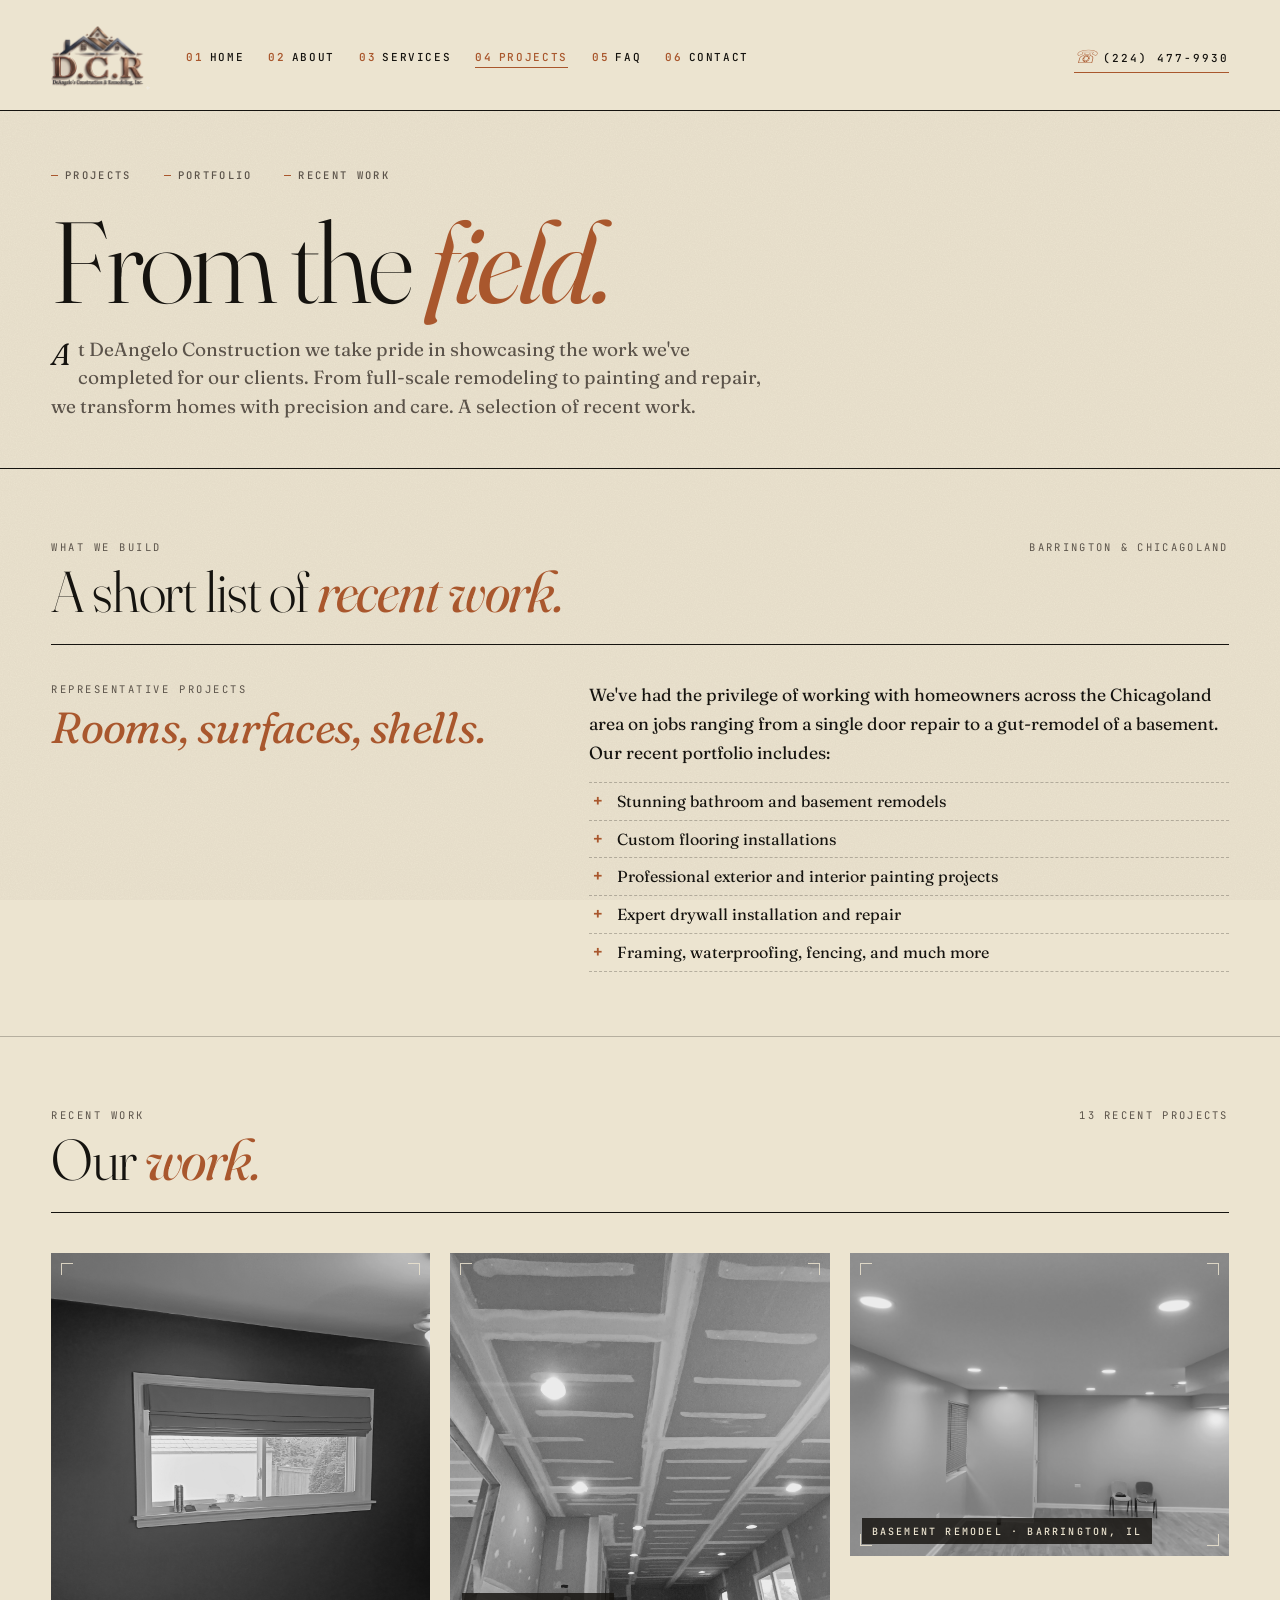
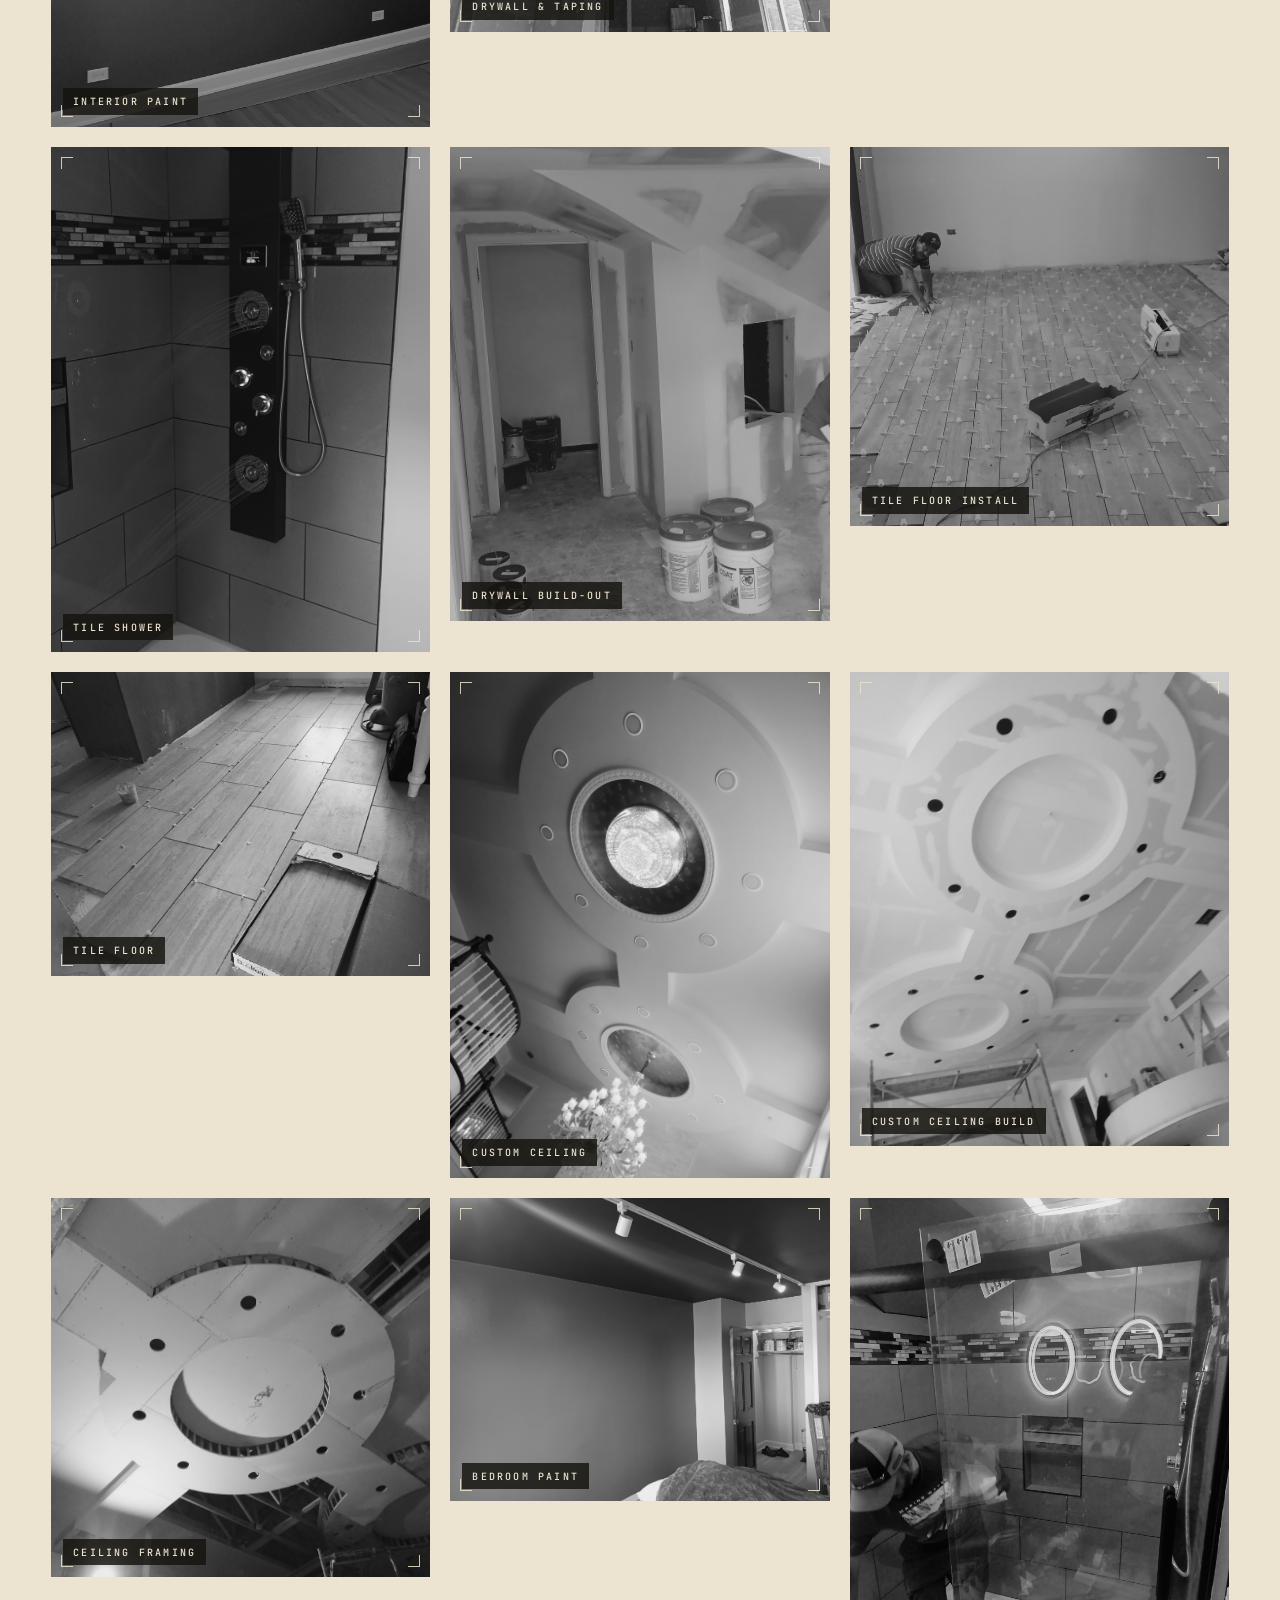
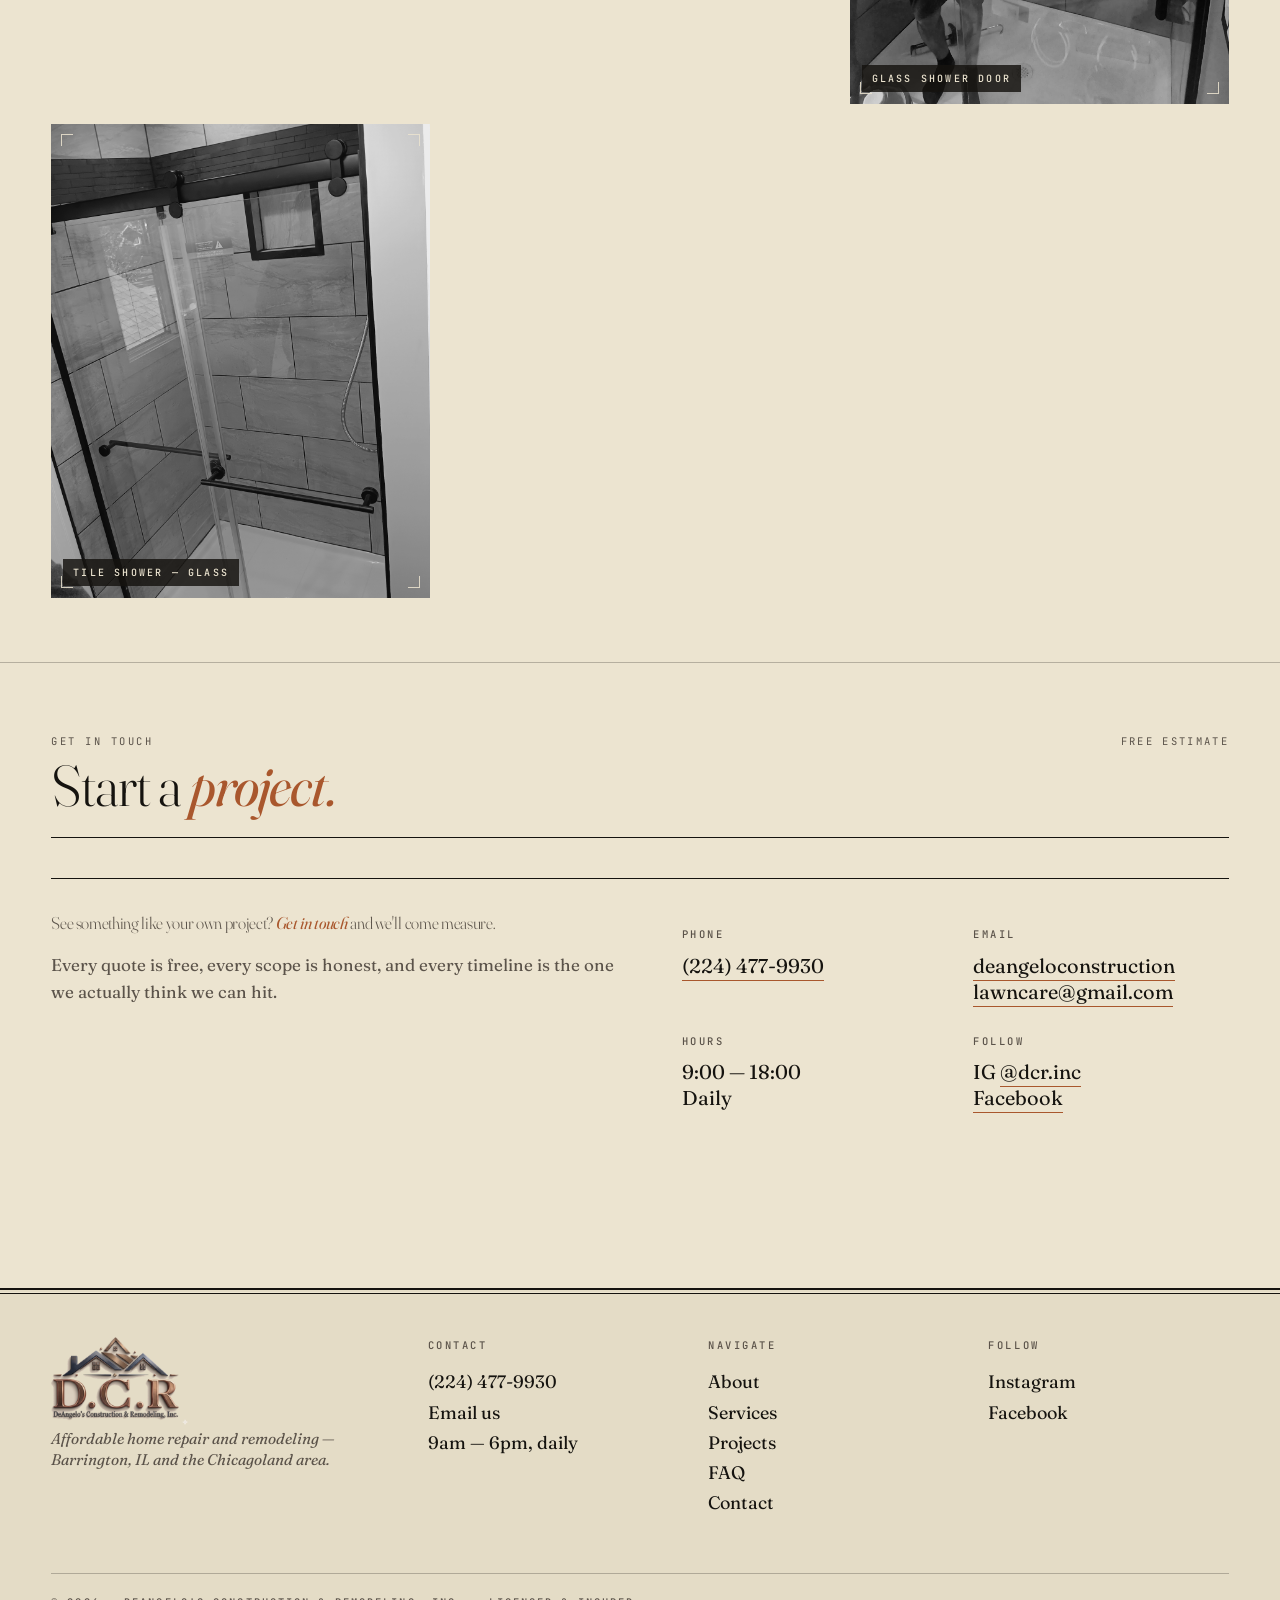
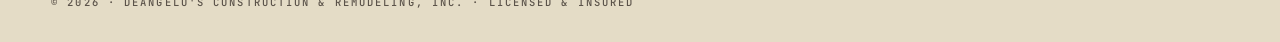
<file: projects.html>
<!doctype html>
<html lang="en">
<head>
<meta charset="utf-8">
<meta name="viewport" content="width=device-width,initial-scale=1">
<title>Projects — DeAngelo's Construction &amp; Remodeling, Inc.</title>
<meta name="description" content="Recent DeAngelo Construction projects — bathroom and basement remodels, flooring installations, exterior and interior painting, drywall, framing, and more.">

<link rel="icon" href="assets/images/favicon.ico" sizes="any">
<link rel="icon" type="image/png" sizes="32x32" href="assets/images/favicon-32.png">
<link rel="icon" type="image/png" sizes="192x192" href="assets/images/favicon-192.png">
<link rel="apple-touch-icon" href="assets/images/favicon-192.png">
<link rel="preconnect" href="https://fonts.googleapis.com">
<link rel="preconnect" href="https://fonts.gstatic.com" crossorigin>
<link href="https://fonts.googleapis.com/css2?family=Fraunces:ital,opsz,wght@0,9..144,300;0,9..144,400;0,9..144,500;0,9..144,600;0,9..144,800;1,9..144,300;1,9..144,400;1,9..144,500&family=JetBrains+Mono:wght@400;500;600&display=swap" rel="stylesheet">
<link rel="stylesheet" href="assets/styles.css">
</head>
<body>

<header class="site-nav">
  <div class="wrap">
    <a class="brand" href="index.html" aria-label="DeAngelo's Construction &amp; Remodeling, Inc. — home">
      <img src="assets/images/logo@sm.png" alt="DeAngelo's Construction &amp; Remodeling, Inc." width="400" height="258">
    </a>
    <button class="nav-toggle" type="button" aria-controls="primary-nav" aria-expanded="false" aria-label="Toggle navigation menu">
      <span class="bar"></span>
      <span class="bar"></span>
      <span class="bar"></span>
    </button>
    <nav id="primary-nav" aria-label="Primary">
      <ul class="nav-list">
        <li><a href="index.html"><span class="num">01</span>Home</a></li>
        <li><a href="about.html"><span class="num">02</span>About</a></li>
        <li><a href="services.html"><span class="num">03</span>Services</a></li>
        <li><a href="projects.html" aria-current="page"><span class="num">04</span>Projects</a></li>
        <li><a href="faq.html"><span class="num">05</span>FAQ</a></li>
        <li><a href="contact.html"><span class="num">06</span>Contact</a></li>
      </ul>
    </nav>
    <a class="nav-cta" href="tel:2244779930"><strong>☏</strong>(224) 477-9930</a>
  </div>
</header>

<main>

  <section class="page-header">
    <div class="wrap">
      <div class="page-meta">
        <span>Projects</span>
        
        <span>Portfolio</span>
        <span>Recent work</span>
      </div>
      <h1>From the <em>field.</em></h1>
      <p class="dek">At DeAngelo Construction we take pride in showcasing the work we've completed for our clients. From full-scale remodeling to painting and repair, we transform homes with precision and care. A selection of recent work.</p>
    </div>
  </section>

  <section class="block">
    <div class="wrap">
      <div class="block-head">
        <div>
          <div class="eyebrow">What we build</div>
          <h2>A short list of <em>recent work.</em></h2>
        </div>
        <span class="tag">Barrington &amp; Chicagoland</span>
      </div>

      <div class="prose-grid">
        <div>
          <div class="label">Representative projects</div>
          <h3>Rooms, surfaces, shells.</h3>
        </div>
        <div>
          <p>We've had the privilege of working with homeowners across the Chicagoland area on jobs ranging from a single door repair to a gut-remodel of a basement. Our recent portfolio includes:</p>
          <ul>
            <li>Stunning bathroom and basement remodels</li>
            <li>Custom flooring installations</li>
            <li>Professional exterior and interior painting projects</li>
            <li>Expert drywall installation and repair</li>
            <li>Framing, waterproofing, fencing, and much more</li>
          </ul>
        </div>
      </div>
    </div>
  </section>

  <section class="block">
    <div class="wrap">
      <div class="block-head">
        <div>
          <div class="eyebrow">Recent work</div>
          <h2>Our <em>work.</em></h2>
        </div>
        <span class="tag">13 recent projects</span>
      </div>

      <div class="gallery">
        <figure class="plate"><img src="assets/images/projects/1000005928.jpg" alt="Interior painting — dark feature wall"><figcaption>Interior paint</figcaption></figure>
        <figure class="plate"><img src="assets/images/projects/1000006287.jpg" alt="Drywall installation and taping"><figcaption>Drywall & taping</figcaption></figure>
        <figure class="plate"><img src="assets/images/projects/1000006502.jpg" alt="Finished basement remodel"><figcaption>Basement remodel · Barrington, IL</figcaption></figure>
        <figure class="plate"><img src="assets/images/projects/1000006771.jpg" alt="Custom tile shower with shower tower"><figcaption>Tile shower</figcaption></figure>
        <figure class="plate"><img src="assets/images/projects/1000006806.jpg" alt="Drywall build-out in progress"><figcaption>Drywall build-out</figcaption></figure>
        <figure class="plate"><img src="assets/images/projects/1000006866.jpg" alt="Tile flooring installation in progress"><figcaption>Tile floor install</figcaption></figure>
        <figure class="plate"><img src="assets/images/projects/1000007998.jpg" alt="Rectangular tile floor installation"><figcaption>Tile floor</figcaption></figure>
        <figure class="plate"><img src="assets/images/projects/1000008046.jpg" alt="Custom decorative tray ceiling"><figcaption>Custom ceiling</figcaption></figure>
        <figure class="plate"><img src="assets/images/projects/1000008059.jpg" alt="Custom ceiling — drywall stage"><figcaption>Custom ceiling build</figcaption></figure>
        <figure class="plate"><img src="assets/images/projects/1000008064.jpg" alt="Custom tray ceiling framing"><figcaption>Ceiling framing</figcaption></figure>
        <figure class="plate"><img src="assets/images/projects/1000008652.jpg" alt="Bedroom painted navy with track lighting"><figcaption>Bedroom paint</figcaption></figure>
        <figure class="plate"><img src="assets/images/projects/1000008745.jpg" alt="Frameless glass shower door installation"><figcaption>Glass shower door</figcaption></figure>
        <figure class="plate"><img src="assets/images/projects/1000009990.jpg" alt="Tile shower with glass enclosure"><figcaption>Tile shower — glass</figcaption></figure>
      </div>
    </div>
  </section>

  <section class="block">
    <div class="wrap">
      <div class="block-head">
        <div>
          <div class="eyebrow">Get in touch</div>
          <h2>Start a <em>project.</em></h2>
        </div>
        <span class="tag">Free estimate</span>
      </div>

      <div class="contact-card">
        <div>
          <p class="contact-lede">See something like your own project? <em>Get in touch</em> and we'll come measure.</p>
          <p>Every quote is free, every scope is honest, and every timeline is the one we actually think we can hit.</p>
        </div>
        <dl class="contact-info">
          <div>
            <dt>Phone</dt>
            <dd><a href="tel:2244779930">(224) 477-9930</a></dd>
          </div>
          <div>
            <dt>Email</dt>
            <dd><a href="mailto:deangeloconstructionlawncare@gmail.com">deangeloconstruction<br>lawncare@gmail.com</a></dd>
          </div>
          <div>
            <dt>Hours</dt>
            <dd>9:00 — 18:00<br>Daily</dd>
          </div>
          <div>
            <dt>Follow</dt>
            <dd>IG <a href="https://www.instagram.com/dcr.inc" rel="noopener">@dcr.inc</a><br><a href="https://www.facebook.com/profile.php?id=100078716022917" rel="noopener">Facebook</a></dd>
          </div>
        </dl>
      </div>
    </div>
  </section>

</main>

<footer class="site-footer">
  <div class="wrap">
    <div class="footer-grid">
      <div>
        <p class="footer-mark"><img src="assets/images/logo@sm.png" alt="DeAngelo's Construction &amp; Remodeling, Inc." width="400" height="258"></p>
        <p class="footer-tag">Affordable home repair and remodeling — Barrington, IL and the Chicagoland area.</p>
      </div>
      <div>
        <h4>Contact</h4>
        <ul>
          <li><a href="tel:2244779930">(224) 477-9930</a></li>
          <li><a href="mailto:deangeloconstructionlawncare@gmail.com">Email us</a></li>
          <li>9am — 6pm, daily</li>
        </ul>
      </div>
      <div>
        <h4>Navigate</h4>
        <ul>
          <li><a href="about.html">About</a></li>
          <li><a href="services.html">Services</a></li>
          <li><a href="projects.html">Projects</a></li>
          <li><a href="faq.html">FAQ</a></li>
          <li><a href="contact.html">Contact</a></li>
        </ul>
      </div>
      <div>
        <h4>Follow</h4>
        <ul>
          <li><a href="https://www.instagram.com/dcr.inc" rel="noopener">Instagram</a></li>
          <li><a href="https://www.facebook.com/profile.php?id=100078716022917" rel="noopener">Facebook</a></li>
        </ul>
      </div>
    </div>

    <div class="colophon">
      <span>© <span id="year">2026</span> · DeAngelo's Construction &amp; Remodeling, Inc. · Licensed &amp; insured</span>
      
    </div>
  </div>
</footer>

<script>
document.getElementById('year').textContent = new Date().getFullYear();
document.querySelectorAll('.nav-toggle').forEach(btn => {
  btn.addEventListener('click', () => {
    btn.setAttribute('aria-expanded', btn.getAttribute('aria-expanded') !== 'true');
  });
});
</script>
</body>
</html>
</file>
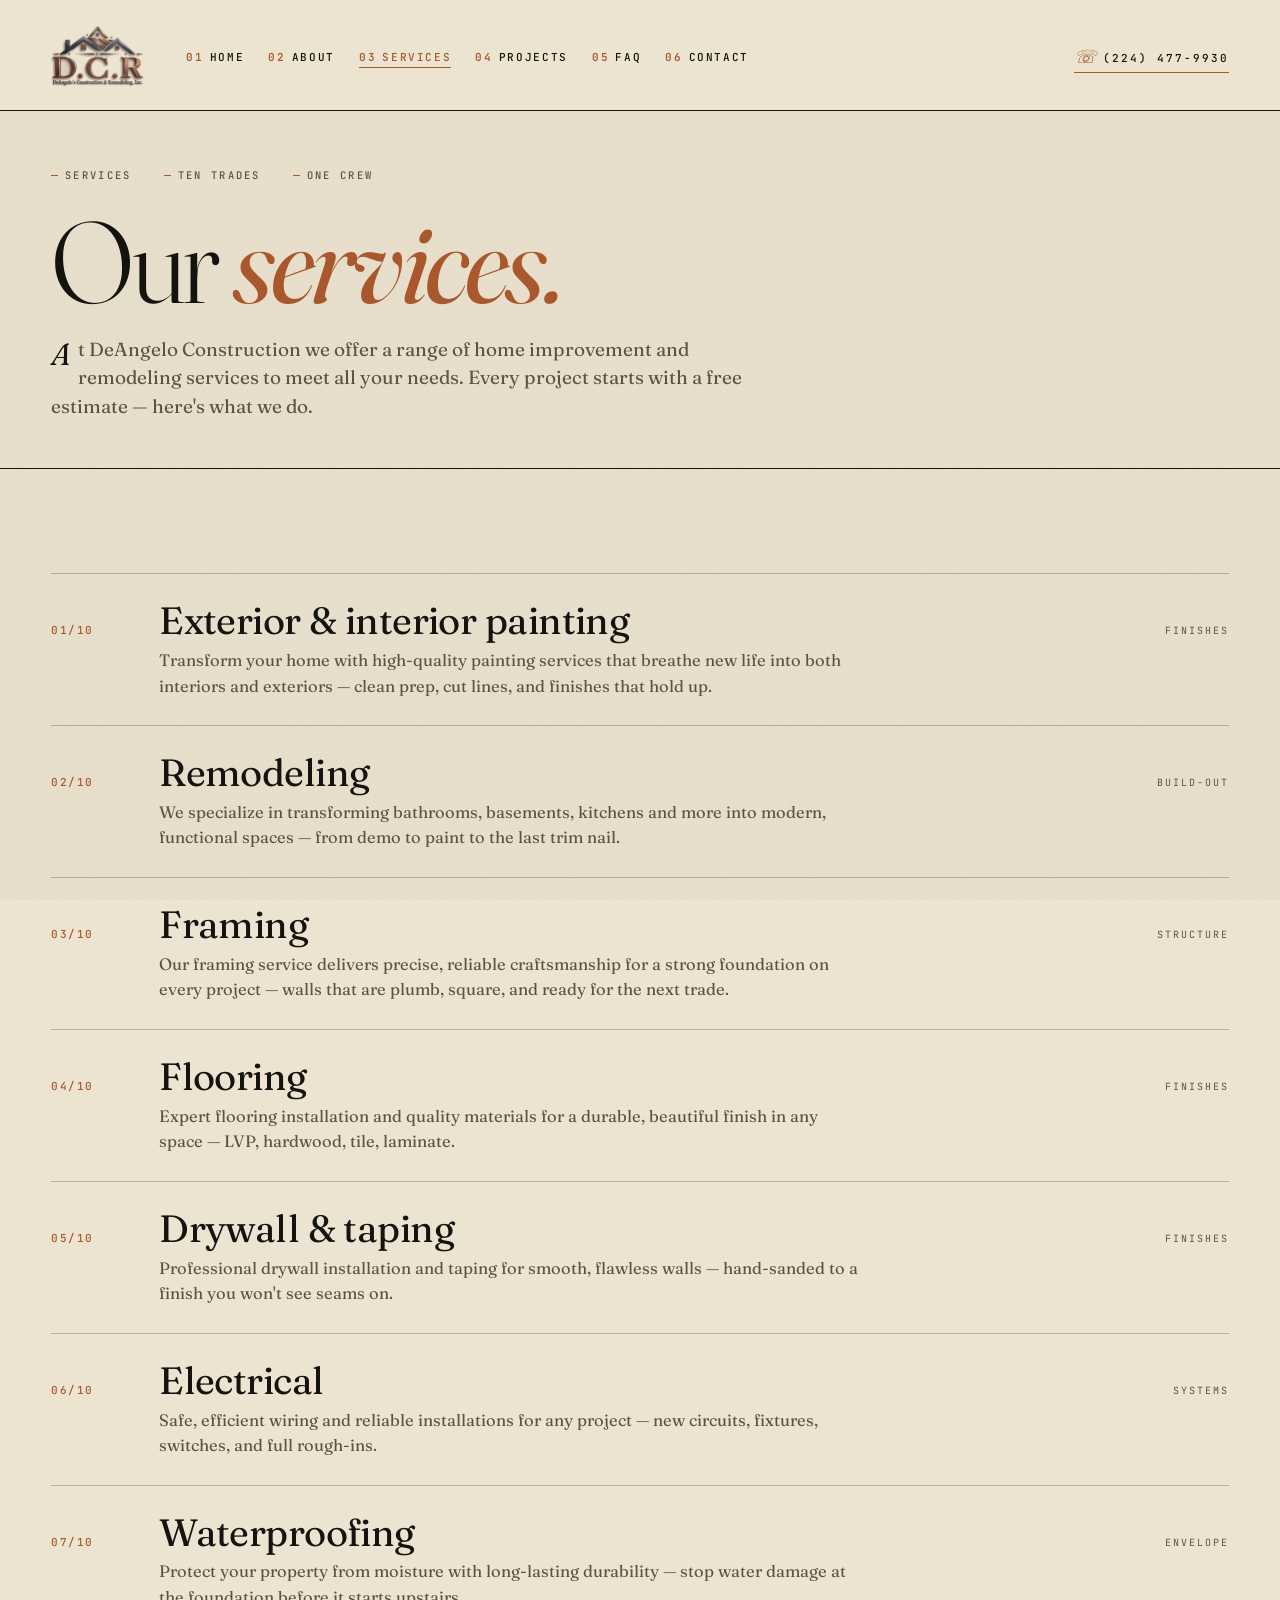
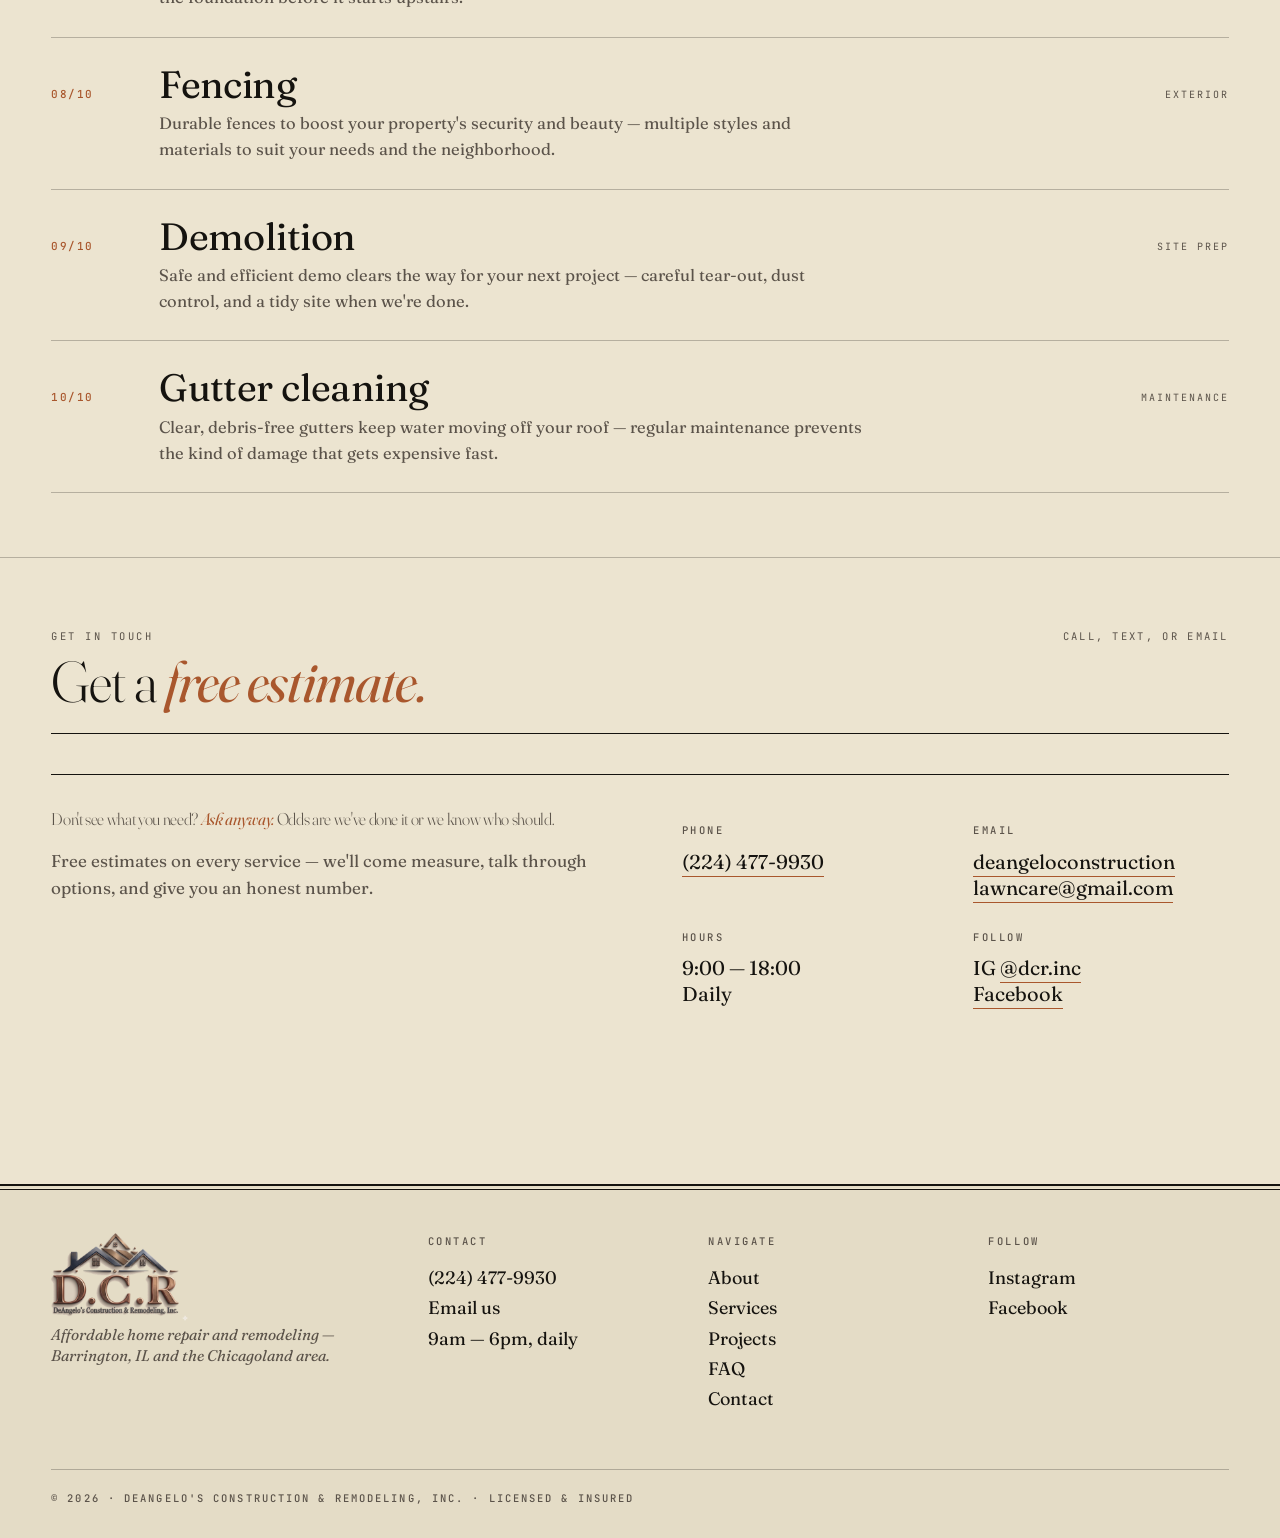
<file: services.html>
<!doctype html>
<html lang="en">
<head>
<meta charset="utf-8">
<meta name="viewport" content="width=device-width,initial-scale=1">
<title>Services — DeAngelo's Construction &amp; Remodeling, Inc.</title>
<meta name="description" content="Home repair and remodeling services: painting, remodeling, framing, flooring, drywall, electrical, waterproofing, fencing, demolition, and gutter cleaning.">

<link rel="icon" href="assets/images/favicon.ico" sizes="any">
<link rel="icon" type="image/png" sizes="32x32" href="assets/images/favicon-32.png">
<link rel="icon" type="image/png" sizes="192x192" href="assets/images/favicon-192.png">
<link rel="apple-touch-icon" href="assets/images/favicon-192.png">
<link rel="preconnect" href="https://fonts.googleapis.com">
<link rel="preconnect" href="https://fonts.gstatic.com" crossorigin>
<link href="https://fonts.googleapis.com/css2?family=Fraunces:ital,opsz,wght@0,9..144,300;0,9..144,400;0,9..144,500;0,9..144,600;0,9..144,800;1,9..144,300;1,9..144,400;1,9..144,500&family=JetBrains+Mono:wght@400;500;600&display=swap" rel="stylesheet">
<link rel="stylesheet" href="assets/styles.css">
</head>
<body>

<header class="site-nav">
  <div class="wrap">
    <a class="brand" href="index.html" aria-label="DeAngelo's Construction &amp; Remodeling, Inc. — home">
      <img src="assets/images/logo@sm.png" alt="DeAngelo's Construction &amp; Remodeling, Inc." width="400" height="258">
    </a>
    <button class="nav-toggle" type="button" aria-controls="primary-nav" aria-expanded="false" aria-label="Toggle navigation menu">
      <span class="bar"></span>
      <span class="bar"></span>
      <span class="bar"></span>
    </button>
    <nav id="primary-nav" aria-label="Primary">
      <ul class="nav-list">
        <li><a href="index.html"><span class="num">01</span>Home</a></li>
        <li><a href="about.html"><span class="num">02</span>About</a></li>
        <li><a href="services.html" aria-current="page"><span class="num">03</span>Services</a></li>
        <li><a href="projects.html"><span class="num">04</span>Projects</a></li>
        <li><a href="faq.html"><span class="num">05</span>FAQ</a></li>
        <li><a href="contact.html"><span class="num">06</span>Contact</a></li>
      </ul>
    </nav>
    <a class="nav-cta" href="tel:2244779930"><strong>☏</strong>(224) 477-9930</a>
  </div>
</header>

<main>

  <section class="page-header">
    <div class="wrap">
      <div class="page-meta">
        <span>Services</span>
        
        <span>Ten trades</span>
        <span>One crew</span>
      </div>
      <h1>Our <em>services.</em></h1>
      <p class="dek">At DeAngelo Construction we offer a range of home improvement and remodeling services to meet all your needs. Every project starts with a free estimate — here's what we do.</p>
    </div>
  </section>

  <section class="block">
    <div class="wrap">

      <ol class="service-list">

        <li>
          <span class="num"></span>
          <div class="body">
            <h3>Exterior &amp; interior painting</h3>
            <p>Transform your home with high-quality painting services that breathe new life into both interiors and exteriors — clean prep, cut lines, and finishes that hold up.</p>
          </div>
          <span class="tag">Finishes</span>
        </li>

        <li>
          <span class="num"></span>
          <div class="body">
            <h3>Remodeling</h3>
            <p>We specialize in transforming bathrooms, basements, kitchens and more into modern, functional spaces — from demo to paint to the last trim nail.</p>
          </div>
          <span class="tag">Build-out</span>
        </li>

        <li>
          <span class="num"></span>
          <div class="body">
            <h3>Framing</h3>
            <p>Our framing service delivers precise, reliable craftsmanship for a strong foundation on every project — walls that are plumb, square, and ready for the next trade.</p>
          </div>
          <span class="tag">Structure</span>
        </li>

        <li>
          <span class="num"></span>
          <div class="body">
            <h3>Flooring</h3>
            <p>Expert flooring installation and quality materials for a durable, beautiful finish in any space — LVP, hardwood, tile, laminate.</p>
          </div>
          <span class="tag">Finishes</span>
        </li>

        <li>
          <span class="num"></span>
          <div class="body">
            <h3>Drywall &amp; taping</h3>
            <p>Professional drywall installation and taping for smooth, flawless walls — hand-sanded to a finish you won't see seams on.</p>
          </div>
          <span class="tag">Finishes</span>
        </li>

        <li>
          <span class="num"></span>
          <div class="body">
            <h3>Electrical</h3>
            <p>Safe, efficient wiring and reliable installations for any project — new circuits, fixtures, switches, and full rough-ins.</p>
          </div>
          <span class="tag">Systems</span>
        </li>

        <li>
          <span class="num"></span>
          <div class="body">
            <h3>Waterproofing</h3>
            <p>Protect your property from moisture with long-lasting durability — stop water damage at the foundation before it starts upstairs.</p>
          </div>
          <span class="tag">Envelope</span>
        </li>

        <li>
          <span class="num"></span>
          <div class="body">
            <h3>Fencing</h3>
            <p>Durable fences to boost your property's security and beauty — multiple styles and materials to suit your needs and the neighborhood.</p>
          </div>
          <span class="tag">Exterior</span>
        </li>

        <li>
          <span class="num"></span>
          <div class="body">
            <h3>Demolition</h3>
            <p>Safe and efficient demo clears the way for your next project — careful tear-out, dust control, and a tidy site when we're done.</p>
          </div>
          <span class="tag">Site prep</span>
        </li>

        <li>
          <span class="num"></span>
          <div class="body">
            <h3>Gutter cleaning</h3>
            <p>Clear, debris-free gutters keep water moving off your roof — regular maintenance prevents the kind of damage that gets expensive fast.</p>
          </div>
          <span class="tag">Maintenance</span>
        </li>

      </ol>

    </div>
  </section>

  <section class="block">
    <div class="wrap">
      <div class="block-head">
        <div>
          <div class="eyebrow">Get in touch</div>
          <h2>Get a <em>free estimate.</em></h2>
        </div>
        <span class="tag">Call, text, or email</span>
      </div>

      <div class="contact-card">
        <div>
          <p class="contact-lede">Don't see what you need? <em>Ask anyway.</em> Odds are we've done it or we know who should.</p>
          <p>Free estimates on every service — we'll come measure, talk through options, and give you an honest number.</p>
        </div>
        <dl class="contact-info">
          <div>
            <dt>Phone</dt>
            <dd><a href="tel:2244779930">(224) 477-9930</a></dd>
          </div>
          <div>
            <dt>Email</dt>
            <dd><a href="mailto:deangeloconstructionlawncare@gmail.com">deangeloconstruction<br>lawncare@gmail.com</a></dd>
          </div>
          <div>
            <dt>Hours</dt>
            <dd>9:00 — 18:00<br>Daily</dd>
          </div>
          <div>
            <dt>Follow</dt>
            <dd>IG <a href="https://www.instagram.com/dcr.inc" rel="noopener">@dcr.inc</a><br><a href="https://www.facebook.com/profile.php?id=100078716022917" rel="noopener">Facebook</a></dd>
          </div>
        </dl>
      </div>
    </div>
  </section>

</main>

<footer class="site-footer">
  <div class="wrap">
    <div class="footer-grid">
      <div>
        <p class="footer-mark"><img src="assets/images/logo@sm.png" alt="DeAngelo's Construction &amp; Remodeling, Inc." width="400" height="258"></p>
        <p class="footer-tag">Affordable home repair and remodeling — Barrington, IL and the Chicagoland area.</p>
      </div>
      <div>
        <h4>Contact</h4>
        <ul>
          <li><a href="tel:2244779930">(224) 477-9930</a></li>
          <li><a href="mailto:deangeloconstructionlawncare@gmail.com">Email us</a></li>
          <li>9am — 6pm, daily</li>
        </ul>
      </div>
      <div>
        <h4>Navigate</h4>
        <ul>
          <li><a href="about.html">About</a></li>
          <li><a href="services.html">Services</a></li>
          <li><a href="projects.html">Projects</a></li>
          <li><a href="faq.html">FAQ</a></li>
          <li><a href="contact.html">Contact</a></li>
        </ul>
      </div>
      <div>
        <h4>Follow</h4>
        <ul>
          <li><a href="https://www.instagram.com/dcr.inc" rel="noopener">Instagram</a></li>
          <li><a href="https://www.facebook.com/profile.php?id=100078716022917" rel="noopener">Facebook</a></li>
        </ul>
      </div>
    </div>

    <div class="colophon">
      <span>© <span id="year">2026</span> · DeAngelo's Construction &amp; Remodeling, Inc. · Licensed &amp; insured</span>
      
    </div>
  </div>
</footer>

<script>
document.getElementById('year').textContent = new Date().getFullYear();
document.querySelectorAll('.nav-toggle').forEach(btn => {
  btn.addEventListener('click', () => {
    btn.setAttribute('aria-expanded', btn.getAttribute('aria-expanded') !== 'true');
  });
});
</script>
</body>
</html>
</file>
<file: assets/styles.css>
/* =========================================================
   DeAngelo Construction & Remodeling
   Blueprint & Craft — shared stylesheet
   ========================================================= */

:root {
  --bg:        #ece4d0;   /* paper cream */
  --bg-soft:   #e4dcc6;
  --bg-deep:   #d9d0b8;
  --ink:       #15130f;   /* graphite */
  --ink-soft:  #5b534a;
  --ink-mid:   #3a3630;
  --copper:    #a9572d;
  --copper-lt: #c47848;
  --rule:      rgba(21,19,15,0.25);
  --rule-soft: rgba(21,19,15,0.15);

  --font-display: "Fraunces", "Playfair Display", Georgia, serif;
  --font-body:    "Fraunces", Georgia, serif;
  --font-mono:    "JetBrains Mono", ui-monospace, Menlo, Consolas, monospace;

  --max: 1360px;
  --pad: clamp(24px, 4vw, 72px);
}

* { box-sizing: border-box; }
html { scroll-behavior: smooth; }
html, body { margin: 0; padding: 0; }

body {
  background: var(--bg);
  color: var(--ink);
  font-family: var(--font-body);
  font-size: 17px;
  line-height: 1.55;
  font-variation-settings: "opsz" 16;
  overflow-x: hidden;
}

/* paper grain overlay */
body::before {
  content: "";
  position: fixed; inset: 0;
  pointer-events: none;
  background-image: url("data:image/svg+xml;utf8,<svg xmlns='http://www.w3.org/2000/svg' width='240' height='240'><filter id='n'><feTurbulence type='fractalNoise' baseFrequency='0.85' numOctaves='2' seed='4'/><feColorMatrix values='0 0 0 0 0.08  0 0 0 0 0.06  0 0 0 0 0.03  0 0 0 0.065 0'/></filter><rect width='240' height='240' filter='url(%23n)'/></svg>");
  mix-blend-mode: multiply;
  opacity: 0.9;
  z-index: 1;
}

/* lift content above the grain */
.site-nav, main, .site-footer { position: relative; z-index: 2; }

a { color: inherit; text-decoration: none; }
img { max-width: 100%; display: block; }

::selection { background: var(--copper); color: var(--bg); }

/* =========================================================
   Reusable type
   ========================================================= */

.mono {
  font-family: var(--font-mono);
  font-size: 10.5px;
  font-weight: 500;
  letter-spacing: 0.22em;
  text-transform: uppercase;
  color: var(--ink-soft);
}

.mono .copper, .copper { color: var(--copper); }

.rule {
  height: 1px;
  background: var(--ink);
  border: 0;
  margin: 0;
}

/* =========================================================
   Wrapper
   ========================================================= */

.wrap {
  max-width: var(--max);
  margin: 0 auto;
  padding-left: var(--pad);
  padding-right: var(--pad);
}

/* =========================================================
   Site navigation
   ========================================================= */

.site-nav {
  padding: 26px 0 20px;
  border-bottom: 1px solid var(--ink);
  background: var(--bg);
}

.site-nav .wrap {
  display: grid;
  grid-template-columns: auto 1fr auto;
  gap: 36px;
  align-items: center;
}

.brand {
  display: flex;
  align-items: center;
  line-height: 0;
}
.brand img {
  height: 64px;
  width: auto;
  display: block;
  transition: opacity 0.25s;
}
.brand:hover img { opacity: 0.85; }

.nav-list {
  list-style: none;
  margin: 0; padding: 0;
  display: flex;
  flex-wrap: wrap;
  gap: 4px 24px;
  justify-self: center;
  font-family: var(--font-mono);
  font-size: 11px;
  font-weight: 500;
  letter-spacing: 0.15em;
  text-transform: uppercase;
}
.nav-list .num { color: var(--copper); font-weight: 600; margin-right: 6px; }
.nav-list a {
  position: relative;
  padding: 3px 0;
  transition: color 0.2s;
}
.nav-list a::after {
  content: "";
  position: absolute;
  left: 0; right: 0; bottom: -1px;
  height: 1px;
  background: var(--copper);
  transform: scaleX(0);
  transform-origin: left;
  transition: transform 0.3s cubic-bezier(.2,.7,.2,1);
}
.nav-list a:hover::after,
.nav-list a[aria-current="page"]::after { transform: scaleX(1); }
.nav-list a[aria-current="page"] { color: var(--copper); }

.nav-cta {
  font-family: var(--font-mono);
  font-size: 11px;
  font-weight: 500;
  letter-spacing: 0.18em;
  text-transform: uppercase;
  color: var(--ink);
  border-bottom: 1px solid var(--copper);
  padding-bottom: 2px;
  white-space: nowrap;
  justify-self: end;
}
.nav-cta strong {
  font-family: var(--font-display);
  font-weight: 500;
  font-style: italic;
  font-size: 18px;
  letter-spacing: 0;
  text-transform: none;
  color: var(--copper);
  margin-right: 6px;
  vertical-align: -1px;
}

/* Hamburger button — hidden on desktop, shown on mobile */
.nav-toggle {
  display: none;
  cursor: pointer;
  width: 44px;
  height: 44px;
  padding: 0;
  border: 1px solid var(--ink);
  background: transparent;
  flex-direction: column;
  justify-content: center;
  align-items: center;
  gap: 5px;
  font: inherit;
  color: inherit;
  transition: background 0.2s;
}
.nav-toggle .bar {
  display: block;
  width: 20px;
  height: 1.5px;
  background: var(--ink);
  transform-origin: center;
  transition: transform 0.25s cubic-bezier(.2,.6,.2,1), opacity 0.2s, background 0.2s;
}
.nav-toggle[aria-expanded="true"] { background: var(--ink); }
.nav-toggle[aria-expanded="true"] .bar { background: var(--bg); }
.nav-toggle[aria-expanded="true"] .bar:nth-child(1) { transform: translateY(6.5px) rotate(45deg); }
.nav-toggle[aria-expanded="true"] .bar:nth-child(2) { opacity: 0; }
.nav-toggle[aria-expanded="true"] .bar:nth-child(3) { transform: translateY(-6.5px) rotate(-45deg); }

/* =========================================================
   Page meta row — "Figure 01 · Plate A · etc."
   ========================================================= */

.page-meta {
  display: flex;
  flex-wrap: wrap;
  gap: 6px 32px;
  padding: 22px 0 0;
  font-family: var(--font-mono);
  font-size: 10.5px;
  font-weight: 500;
  letter-spacing: 0.22em;
  text-transform: uppercase;
  color: var(--ink-soft);
}
.page-meta span { position: relative; padding-left: 14px; }
.page-meta span::before {
  content: "";
  position: absolute;
  left: 0; top: 50%;
  width: 7px; height: 1px;
  background: var(--copper);
}

/* =========================================================
   Hero — full home hero with side-by-side composition
   ========================================================= */

.hero {
  padding: 42px 0 56px;
}
.hero-grid {
  display: grid;
  grid-template-columns: 1.15fr 1fr;
  gap: 48px;
  align-items: end;
  margin-top: 36px;
}
.hero-headline {
  margin: 0;
  font-family: var(--font-display);
  font-weight: 300;
  font-size: clamp(52px, 7vw, 120px);
  line-height: 0.9;
  letter-spacing: -0.025em;
  font-variation-settings: "opsz" 144;
  text-wrap: balance;
}
.hero-headline em {
  font-style: italic;
  font-weight: 400;
  color: var(--copper);
}
.hero-lede {
  margin: 30px 0 0;
  font-size: 18px;
  line-height: 1.55;
  max-width: 48ch;
  color: var(--ink-soft);
}
.hero-lede::first-letter {
  font-size: 1.6em;
  line-height: 0.9;
  float: left;
  padding: 6px 8px 0 0;
  color: var(--ink);
  font-style: italic;
  font-weight: 400;
}

.hero-ctas {
  margin-top: 34px;
  display: flex;
  flex-wrap: wrap;
  gap: 16px 22px;
  align-items: center;
}

.btn {
  display: inline-flex;
  align-items: center;
  gap: 10px;
  padding: 13px 22px;
  font-family: var(--font-mono);
  font-size: 11px;
  font-weight: 500;
  letter-spacing: 0.22em;
  text-transform: uppercase;
  background: var(--ink);
  color: var(--bg);
  border: 1px solid var(--ink);
  transition: background 0.25s, color 0.25s, transform 0.25s;
}
.btn:hover { background: var(--copper); border-color: var(--copper); transform: translateY(-1px); }

.btn-ghost {
  background: transparent;
  color: var(--ink);
}
.btn-ghost:hover {
  background: var(--ink);
  color: var(--bg);
}

.btn .arrow { font-family: var(--font-mono); font-weight: 600; letter-spacing: 0; }

/* =========================================================
   Photo plate
   ========================================================= */

.plate {
  aspect-ratio: 4/5;
  position: relative;
  overflow: hidden;
  margin: 0;
  background: #2a2824;
}
.plate img {
  width: 100%; height: 100%;
  object-fit: cover; display: block;
  filter: grayscale(1) contrast(0.97) brightness(0.94);
  transition: filter 0.6s;
}
.plate:hover img { filter: grayscale(0.15) contrast(1) brightness(1); }
.plate figcaption {
  position: absolute;
  left: 12px; bottom: 12px;
  padding: 6px 10px 5px;
  font-family: var(--font-mono);
  font-size: 10px;
  font-weight: 500;
  letter-spacing: 0.22em;
  text-transform: uppercase;
  color: var(--bg);
  background: rgba(21,19,15,0.82);
}
.plate .index {
  position: absolute;
  top: 12px; right: 12px;
  padding: 5px 9px;
  font-family: var(--font-mono);
  font-size: 10px;
  font-weight: 500;
  letter-spacing: 0.18em;
  color: var(--bg);
  background: rgba(21,19,15,0.82);
}
/* registration tick marks in each corner */
.plate::before {
  content: "";
  position: absolute; inset: 10px;
  pointer-events: none;
  z-index: 3;
  background:
    linear-gradient(var(--bg),var(--bg)) top left    /12px 1px no-repeat,
    linear-gradient(var(--bg),var(--bg)) top left    /1px 12px no-repeat,
    linear-gradient(var(--bg),var(--bg)) top right   /12px 1px no-repeat,
    linear-gradient(var(--bg),var(--bg)) top right   /1px 12px no-repeat,
    linear-gradient(var(--bg),var(--bg)) bottom left /12px 1px no-repeat,
    linear-gradient(var(--bg),var(--bg)) bottom left /1px 12px no-repeat,
    linear-gradient(var(--bg),var(--bg)) bottom right/12px 1px no-repeat,
    linear-gradient(var(--bg),var(--bg)) bottom right/1px 12px no-repeat;
  opacity: 0.85;
}

/* =========================================================
   Page header (for interior pages)
   ========================================================= */

.page-header {
  padding: 56px 0 48px;
  border-bottom: 1px solid var(--ink);
}
.page-header .page-meta { padding-top: 0; }
.page-header h1 {
  margin: 28px 0 0;
  font-family: var(--font-display);
  font-weight: 300;
  font-size: clamp(64px, 9vw, 148px);
  line-height: 0.88;
  letter-spacing: -0.03em;
  font-variation-settings: "opsz" 144;
  text-wrap: balance;
}
.page-header h1 em {
  font-style: italic;
  font-weight: 400;
  color: var(--copper);
}
.page-header .dek {
  margin: 22px 0 0;
  max-width: 60ch;
  font-size: 19px;
  line-height: 1.5;
  color: var(--ink-soft);
}
.page-header .dek::first-letter {
  font-size: 1.6em;
  line-height: 0.9;
  float: left;
  padding: 6px 8px 0 0;
  color: var(--ink);
  font-style: italic;
}

/* =========================================================
   Generic section
   ========================================================= */

section.block { padding: 64px 0; }
section.block + section.block { border-top: 1px solid var(--rule); }

.block-head {
  display: grid;
  grid-template-columns: 1fr auto;
  align-items: baseline;
  gap: 24px;
  padding-bottom: 24px;
  border-bottom: 1px solid var(--ink);
}
.block-head .eyebrow { font-family: var(--font-mono); font-size: 10.5px; letter-spacing: 0.24em; text-transform: uppercase; color: var(--ink-soft); }
.block-head h2 {
  margin: 10px 0 0;
  font-family: var(--font-display);
  font-weight: 300;
  font-size: clamp(38px, 4.5vw, 68px);
  line-height: 0.95;
  letter-spacing: -0.02em;
  font-variation-settings: "opsz" 120;
}
.block-head h2 em { font-style: italic; font-weight: 400; color: var(--copper); }
.block-head .tag {
  font-family: var(--font-mono);
  font-size: 10.5px;
  letter-spacing: 0.22em;
  text-transform: uppercase;
  color: var(--ink-soft);
  padding-top: 6px;
  white-space: nowrap;
}

/* =========================================================
   Welcome / prose block
   ========================================================= */

.prose-grid {
  display: grid;
  grid-template-columns: 1fr 1.35fr;
  gap: 64px;
  margin-top: 36px;
  align-items: start;
}
.prose-grid .label {
  font-family: var(--font-mono);
  font-size: 10.5px;
  letter-spacing: 0.24em;
  text-transform: uppercase;
  color: var(--ink-soft);
}
.prose-grid h3 {
  margin: 8px 0 18px;
  font-family: var(--font-display);
  font-weight: 400;
  font-style: italic;
  font-size: clamp(30px, 3.4vw, 46px);
  line-height: 1.05;
  letter-spacing: -0.015em;
  color: var(--copper);
}
.prose-grid p {
  margin: 0 0 14px;
  font-size: 17.5px;
  line-height: 1.65;
}
.prose-grid p strong { font-weight: 600; }
.prose-grid ul {
  margin: 14px 0 0;
  padding: 0;
  list-style: none;
}
.prose-grid ul li {
  position: relative;
  padding: 6px 0 6px 28px;
  border-top: 1px dashed var(--rule);
  font-size: 16px;
}
.prose-grid ul li:last-child { border-bottom: 1px dashed var(--rule); }
.prose-grid ul li::before {
  content: "+";
  position: absolute;
  left: 4px; top: 6px;
  font-family: var(--font-mono);
  color: var(--copper);
  font-weight: 600;
}

/* =========================================================
   Feature cards — two-column spec cards
   ========================================================= */

.feature-grid {
  display: grid;
  grid-template-columns: 1fr 1fr;
  gap: 40px;
  margin-top: 40px;
}
.feature {
  display: grid;
  grid-template-rows: auto auto auto 1fr;
  gap: 18px;
}
.feature .plate { aspect-ratio: 5/4; }
.feature .num {
  font-family: var(--font-mono);
  font-size: 10.5px;
  letter-spacing: 0.22em;
  text-transform: uppercase;
  color: var(--copper);
}
.feature h3 {
  margin: 0;
  font-family: var(--font-display);
  font-weight: 400;
  font-size: clamp(26px, 2.8vw, 36px);
  line-height: 1.05;
  letter-spacing: -0.015em;
}
.feature p {
  margin: 0;
  font-size: 16.5px;
  line-height: 1.55;
  color: var(--ink-soft);
  max-width: 44ch;
}

/* =========================================================
   Drawing schedule — services as numbered list
   ========================================================= */

.schedule {
  margin-top: 32px;
  padding-top: 18px;
  border-top: 1px solid var(--ink);
}
.schedule-head {
  display: flex;
  justify-content: space-between;
  align-items: baseline;
  margin-bottom: 14px;
  font-family: var(--font-mono);
  font-size: 10.5px;
  font-weight: 500;
  letter-spacing: 0.24em;
  text-transform: uppercase;
  color: var(--ink-soft);
}
.schedule ol {
  list-style: none; margin: 0; padding: 0;
  columns: 2;
  column-gap: 64px;
  column-rule: 1px solid var(--rule-soft);
}
.schedule li {
  display: grid;
  grid-template-columns: 52px 1fr auto;
  align-items: baseline;
  gap: 14px;
  padding: 13px 0;
  border-bottom: 1px dashed var(--rule);
  break-inside: avoid;
}
.schedule li .num {
  font-family: var(--font-mono);
  font-size: 11px;
  font-weight: 500;
  letter-spacing: 0.1em;
  color: var(--copper);
}
.schedule li .service {
  font-family: var(--font-display);
  font-size: 20px;
  font-weight: 400;
  font-variation-settings: "opsz" 36;
  letter-spacing: -0.01em;
}
.schedule li .tag {
  font-family: var(--font-mono);
  font-size: 10px;
  letter-spacing: 0.16em;
  text-transform: uppercase;
  color: var(--ink-soft);
}

/* =========================================================
   Service plates (detailed — for /services page)
   ========================================================= */

.service-list {
  list-style: none;
  margin: 40px 0 0;
  padding: 0;
  counter-reset: sv;
}
.service-list > li {
  counter-increment: sv;
  display: grid;
  grid-template-columns: 80px 1fr auto;
  gap: 28px;
  align-items: baseline;
  padding: 26px 0;
  border-top: 1px solid var(--rule);
  transition: background 0.3s;
}
.service-list > li:last-child { border-bottom: 1px solid var(--rule); }
.service-list > li:hover { background: rgba(169,87,45,0.05); }
.service-list > li .num {
  font-family: var(--font-mono);
  font-size: 11px;
  font-weight: 500;
  letter-spacing: 0.14em;
  color: var(--copper);
}
.service-list > li .num::before {
  content: counter(sv, decimal-leading-zero) "/10";
}
.service-list > li .body h3 {
  margin: 0 0 6px;
  font-family: var(--font-display);
  font-weight: 400;
  font-size: clamp(26px, 3vw, 38px);
  line-height: 1.1;
  letter-spacing: -0.015em;
}
.service-list > li .body p {
  margin: 0;
  max-width: 64ch;
  color: var(--ink-soft);
  line-height: 1.55;
  font-size: 16.5px;
}
.service-list > li .tag {
  font-family: var(--font-mono);
  font-size: 10px;
  letter-spacing: 0.2em;
  text-transform: uppercase;
  color: var(--ink-soft);
  white-space: nowrap;
}

/* =========================================================
   Project gallery
   ========================================================= */

.gallery {
  margin-top: 40px;
  display: grid;
  grid-template-columns: repeat(3, 1fr);
  gap: 20px;
}
.gallery .plate { aspect-ratio: 4/5; }
.gallery .plate:nth-child(4n+2) { aspect-ratio: 1/1; }
.gallery .plate:nth-child(4n+3) { aspect-ratio: 5/4; }
.gallery .plate:nth-child(4n)   { aspect-ratio: 3/4; }

/* =========================================================
   FAQ — details/summary
   ========================================================= */

.faqs {
  margin: 40px 0 0;
  padding: 0;
  list-style: none;
  counter-reset: faq;
}
.faqs details {
  counter-increment: faq;
  padding: 22px 0;
  border-top: 1px solid var(--rule);
}
.faqs details:last-child { border-bottom: 1px solid var(--rule); }
.faqs summary {
  list-style: none;
  cursor: pointer;
  display: grid;
  grid-template-columns: 64px 1fr auto;
  gap: 20px;
  align-items: baseline;
  font-family: var(--font-display);
  font-weight: 400;
  font-size: clamp(20px, 2.2vw, 28px);
  line-height: 1.25;
  letter-spacing: -0.01em;
  transition: color 0.2s;
}
.faqs summary::-webkit-details-marker { display: none; }
.faqs summary:hover { color: var(--copper); }
.faqs summary::before {
  content: "Q." counter(faq, decimal-leading-zero);
  font-family: var(--font-mono);
  font-size: 11px;
  font-weight: 500;
  letter-spacing: 0.16em;
  color: var(--copper);
}
.faqs summary .plus {
  font-family: var(--font-mono);
  font-size: 18px;
  color: var(--copper);
  transition: transform 0.3s;
  line-height: 1;
}
.faqs details[open] summary .plus { transform: rotate(45deg); }
.faqs .answer {
  grid-column: 2;
  margin: 14px 0 0 84px;
  max-width: 62ch;
  color: var(--ink-soft);
  font-size: 17px;
  line-height: 1.65;
}
.faqs .answer::before {
  content: "A.";
  font-family: var(--font-mono);
  font-size: 11px;
  letter-spacing: 0.16em;
  color: var(--copper);
  display: block;
  margin-bottom: 4px;
}

/* =========================================================
   Contact card — large, gallery-plate style
   ========================================================= */

.contact-card {
  margin-top: 40px;
  display: grid;
  grid-template-columns: 1.05fr 1fr;
  gap: 56px;
  align-items: start;
  padding-top: 30px;
  border-top: 1px solid var(--ink);
}
.contact-lede {
  font-family: var(--font-display);
  font-weight: 300;
  font-size: clamp(30px, 3.6vw, 48px);
  line-height: 1.05;
  letter-spacing: -0.02em;
  margin: 0 0 22px;
  font-variation-settings: "opsz" 108;
}
.contact-lede em { font-style: italic; font-weight: 400; color: var(--copper); }
.contact-card p { margin: 0 0 14px; font-size: 17px; line-height: 1.6; color: var(--ink-soft); max-width: 52ch; }

.contact-info {
  display: grid;
  grid-template-columns: 1fr 1fr;
  gap: 28px 36px;
}
.contact-info dt {
  font-family: var(--font-mono);
  font-size: 10.5px;
  font-weight: 500;
  letter-spacing: 0.24em;
  text-transform: uppercase;
  color: var(--ink-soft);
  margin-bottom: 10px;
}
.contact-info dd {
  margin: 0;
  font-family: var(--font-display);
  font-size: 20px;
  font-weight: 400;
  line-height: 1.3;
  font-variation-settings: "opsz" 24;
}
.contact-info dd a {
  border-bottom: 1px solid var(--copper);
  padding-bottom: 2px;
  transition: color 0.2s, border-color 0.2s;
}
.contact-info dd a:hover { color: var(--copper); }

.territory {
  margin-top: 30px;
  padding-top: 24px;
  border-top: 1px dashed var(--rule);
  font-size: 14.5px;
  line-height: 1.6;
  color: var(--ink-soft);
  font-style: italic;
  font-variation-settings: "opsz" 14;
}
.territory strong {
  font-style: normal;
  font-family: var(--font-mono);
  font-size: 10.5px;
  font-weight: 500;
  letter-spacing: 0.22em;
  text-transform: uppercase;
  color: var(--ink);
  margin-right: 10px;
}

/* =========================================================
   Footer
   ========================================================= */

.site-footer {
  margin-top: 96px;
  padding: 48px 0 32px;
  border-top: 1px solid var(--ink);
  background: var(--bg-soft);
  position: relative;
}
.site-footer::before {
  content: "";
  position: absolute;
  left: 0; right: 0; top: 0;
  height: 1px;
  background: var(--ink);
  box-shadow: 0 3px 0 var(--bg), 0 4px 0 var(--ink);
}

.footer-grid {
  display: grid;
  grid-template-columns: 1.4fr 1fr 1fr 1fr;
  gap: 40px;
}
.footer-grid h4 {
  margin: 0 0 14px;
  font-family: var(--font-mono);
  font-size: 10.5px;
  font-weight: 500;
  letter-spacing: 0.24em;
  text-transform: uppercase;
  color: var(--ink-soft);
}
.footer-grid p, .footer-grid li {
  margin: 0;
  font-family: var(--font-display);
  font-size: 18px;
  font-weight: 400;
  line-height: 1.35;
  font-variation-settings: "opsz" 20;
}
.footer-grid ul { list-style: none; padding: 0; display: grid; gap: 6px; }
.footer-grid a { border-bottom: 1px solid transparent; transition: border-color 0.2s, color 0.2s; }
.footer-grid a:hover { color: var(--copper); border-color: var(--copper); }

.footer-mark { margin: 0 0 14px; line-height: 0; }
.footer-mark img {
  height: 88px;
  width: auto;
  display: block;
}
.footer-tag {
  max-width: 30ch;
  font-size: 15.5px !important;
  color: var(--ink-soft);
  font-style: italic;
  margin-top: 4px !important;
}

.colophon {
  margin-top: 40px;
  padding-top: 20px;
  border-top: 1px solid var(--rule);
  display: flex;
  flex-wrap: wrap;
  gap: 12px 24px;
  justify-content: space-between;
  align-items: center;
  font-family: var(--font-mono);
  font-size: 10.5px;
  font-weight: 500;
  letter-spacing: 0.2em;
  text-transform: uppercase;
  color: var(--ink-soft);
}
.colophon a { border-bottom: 1px solid var(--rule); padding-bottom: 1px; }
.colophon a:hover { color: var(--copper); border-color: var(--copper); }

/* =========================================================
   Page-load animation
   ========================================================= */

@keyframes rise {
  from { opacity: 0; transform: translateY(14px); }
  to   { opacity: 1; transform: translateY(0); }
}

main > *, .site-nav > * {
  animation: rise 0.7s cubic-bezier(.2,.65,.2,1) both;
}
main > *:nth-child(1) { animation-delay: 0.05s; }
main > *:nth-child(2) { animation-delay: 0.15s; }
main > *:nth-child(3) { animation-delay: 0.25s; }
main > *:nth-child(4) { animation-delay: 0.35s; }
main > *:nth-child(5) { animation-delay: 0.45s; }

@media (prefers-reduced-motion: reduce) {
  main > *, .site-nav > * { animation: none; }
  .plate img { transition: none; }
}

/* =========================================================
   Responsive
   ========================================================= */

@media (max-width: 1040px) {
  .hero-grid,
  .prose-grid,
  .contact-card,
  .footer-grid { grid-template-columns: 1fr; gap: 40px; }
  .feature-grid { grid-template-columns: 1fr; }
  .gallery { grid-template-columns: 1fr 1fr; }
  .schedule ol { columns: 1; }
}

/* Mobile navigation — hamburger drawer */
@media (max-width: 860px) {
  .site-nav { position: relative; z-index: 20; }
  .site-nav .wrap {
    display: flex;
    align-items: center;
    gap: 14px;
  }
  .brand       { order: 1; }
  .nav-cta     {
    order: 2;
    flex: 1;
    justify-self: unset;
    text-align: center;
    border-bottom: 0;
    padding-bottom: 0;
    font-size: 10px;
    white-space: nowrap;
  }
  .nav-cta strong { font-size: 17px; margin-right: 5px; }
  .nav-toggle  { order: 3; display: flex; flex: 0 0 auto; }

  .site-nav nav {
    display: none;
    position: absolute;
    top: 100%;
    left: 0;
    right: 0;
    z-index: 1;
    background: var(--bg);
    border-top: 1px solid var(--ink);
    border-bottom: 1px solid var(--ink);
    padding: 10px var(--pad) 16px;
    box-shadow: 0 16px 28px -18px rgba(21,19,15,0.35);
    animation: drawer-drop 0.22s cubic-bezier(.2,.7,.2,1);
  }
  /* Solid fill — underneath the grain + content below */
  .site-nav nav::before {
    content: "";
    position: absolute;
    inset: 0;
    background: var(--bg);
    z-index: -1;
  }
  .site-nav .nav-toggle[aria-expanded="true"] + nav { display: block; }

  .nav-list {
    flex-direction: column;
    flex-wrap: nowrap;
    align-items: stretch;
    justify-self: stretch;
    gap: 0;
    font-size: 12.5px;
    letter-spacing: 0.18em;
  }
  .nav-list li {
    border-top: 1px dashed var(--rule-soft);
    transition: background 0.15s;
  }
  .nav-list li:first-child { border-top: 0; }
  .nav-list li:hover,
  .nav-list li:focus-within { background: rgba(169,87,45,0.06); }
  /* The anchor IS the row — full-width, full-height hit target,
     extending into the drawer's horizontal padding. */
  .nav-list li a {
    display: block;
    padding: 14px var(--pad);
    margin: 0 calc(-1 * var(--pad));
  }
  .nav-list a::after { display: none; }
}

@keyframes drawer-drop {
  from { opacity: 0; transform: translateY(-6px); }
  to   { opacity: 1; transform: translateY(0); }
}

@media (max-width: 640px) {
  :root { --pad: 22px; }
  .brand img { height: 44px; }
  .footer-mark img { height: 72px; }
  .site-nav { padding: 18px 0 14px; }
  .nav-toggle { width: 40px; height: 40px; }
  .nav-cta { font-size: 9.5px; }
  .nav-cta strong { font-size: 15px; margin-right: 4px; }
  .hero { padding: 28px 0 40px; }
  .hero-lede::first-letter,
  .page-header .dek::first-letter { font-size: 1.3em; padding: 4px 6px 0 0; }
  .gallery { grid-template-columns: 1fr; }
  .service-list > li { grid-template-columns: 56px 1fr; }
  .service-list > li .tag { grid-column: 1 / -1; padding-left: 0; }
  .faqs summary { grid-template-columns: 48px 1fr auto; gap: 14px; font-size: 20px; }
  .faqs .answer { margin-left: 62px; }
  .contact-info { grid-template-columns: 1fr; }
  .block-head { grid-template-columns: 1fr; }
  .block-head .tag { white-space: normal; }
}
</file>
